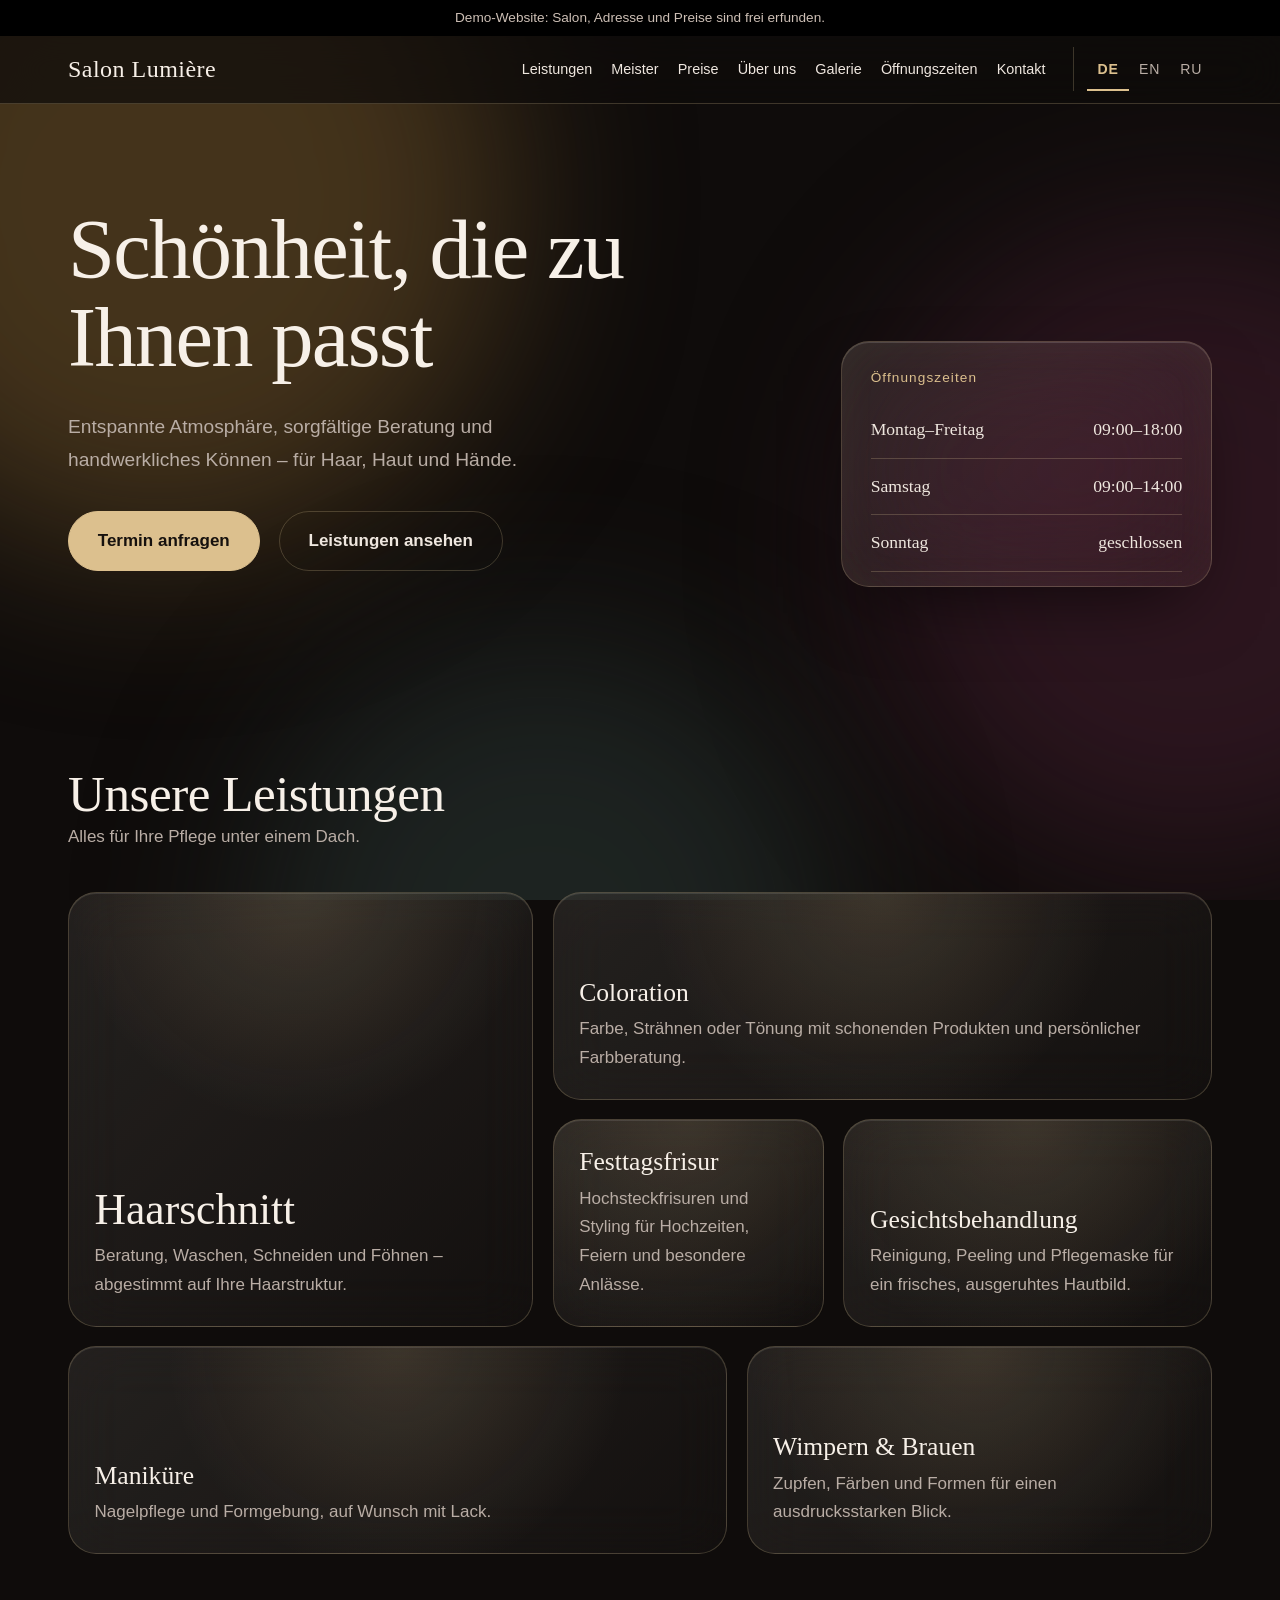
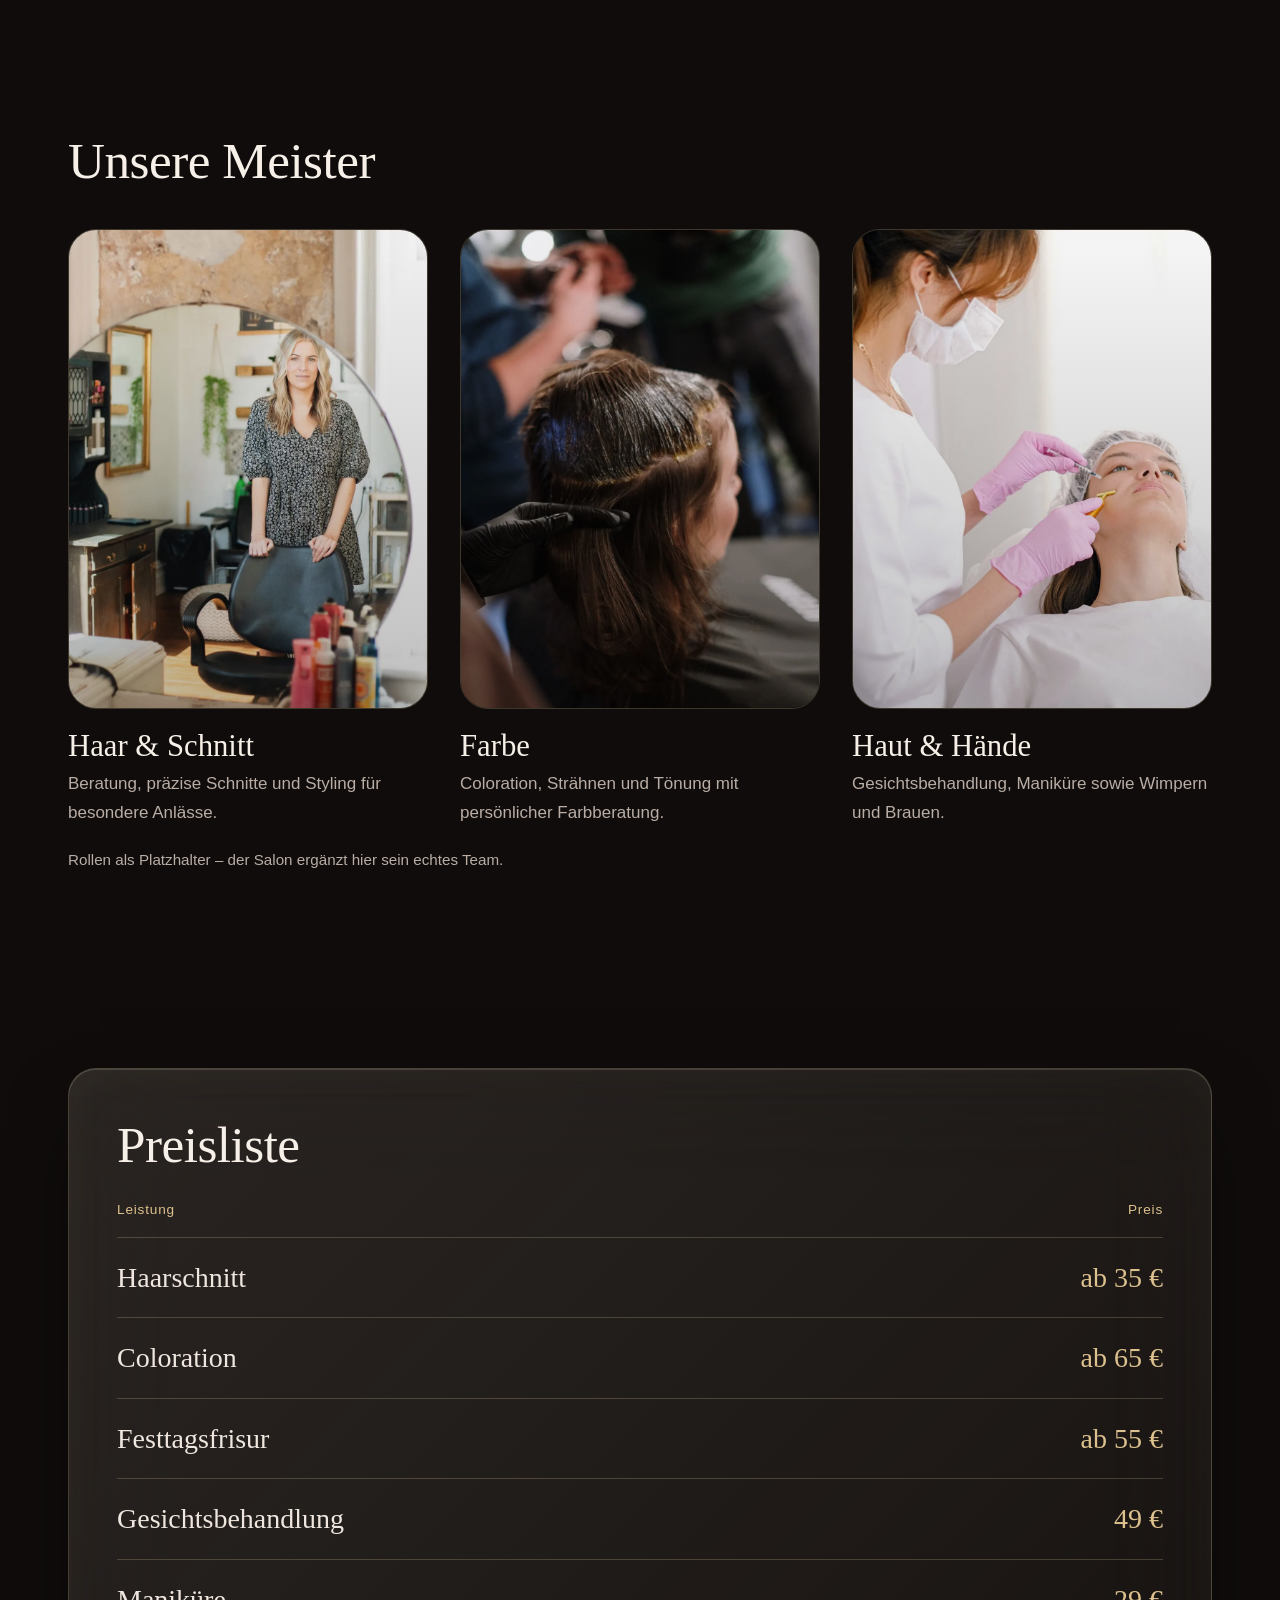
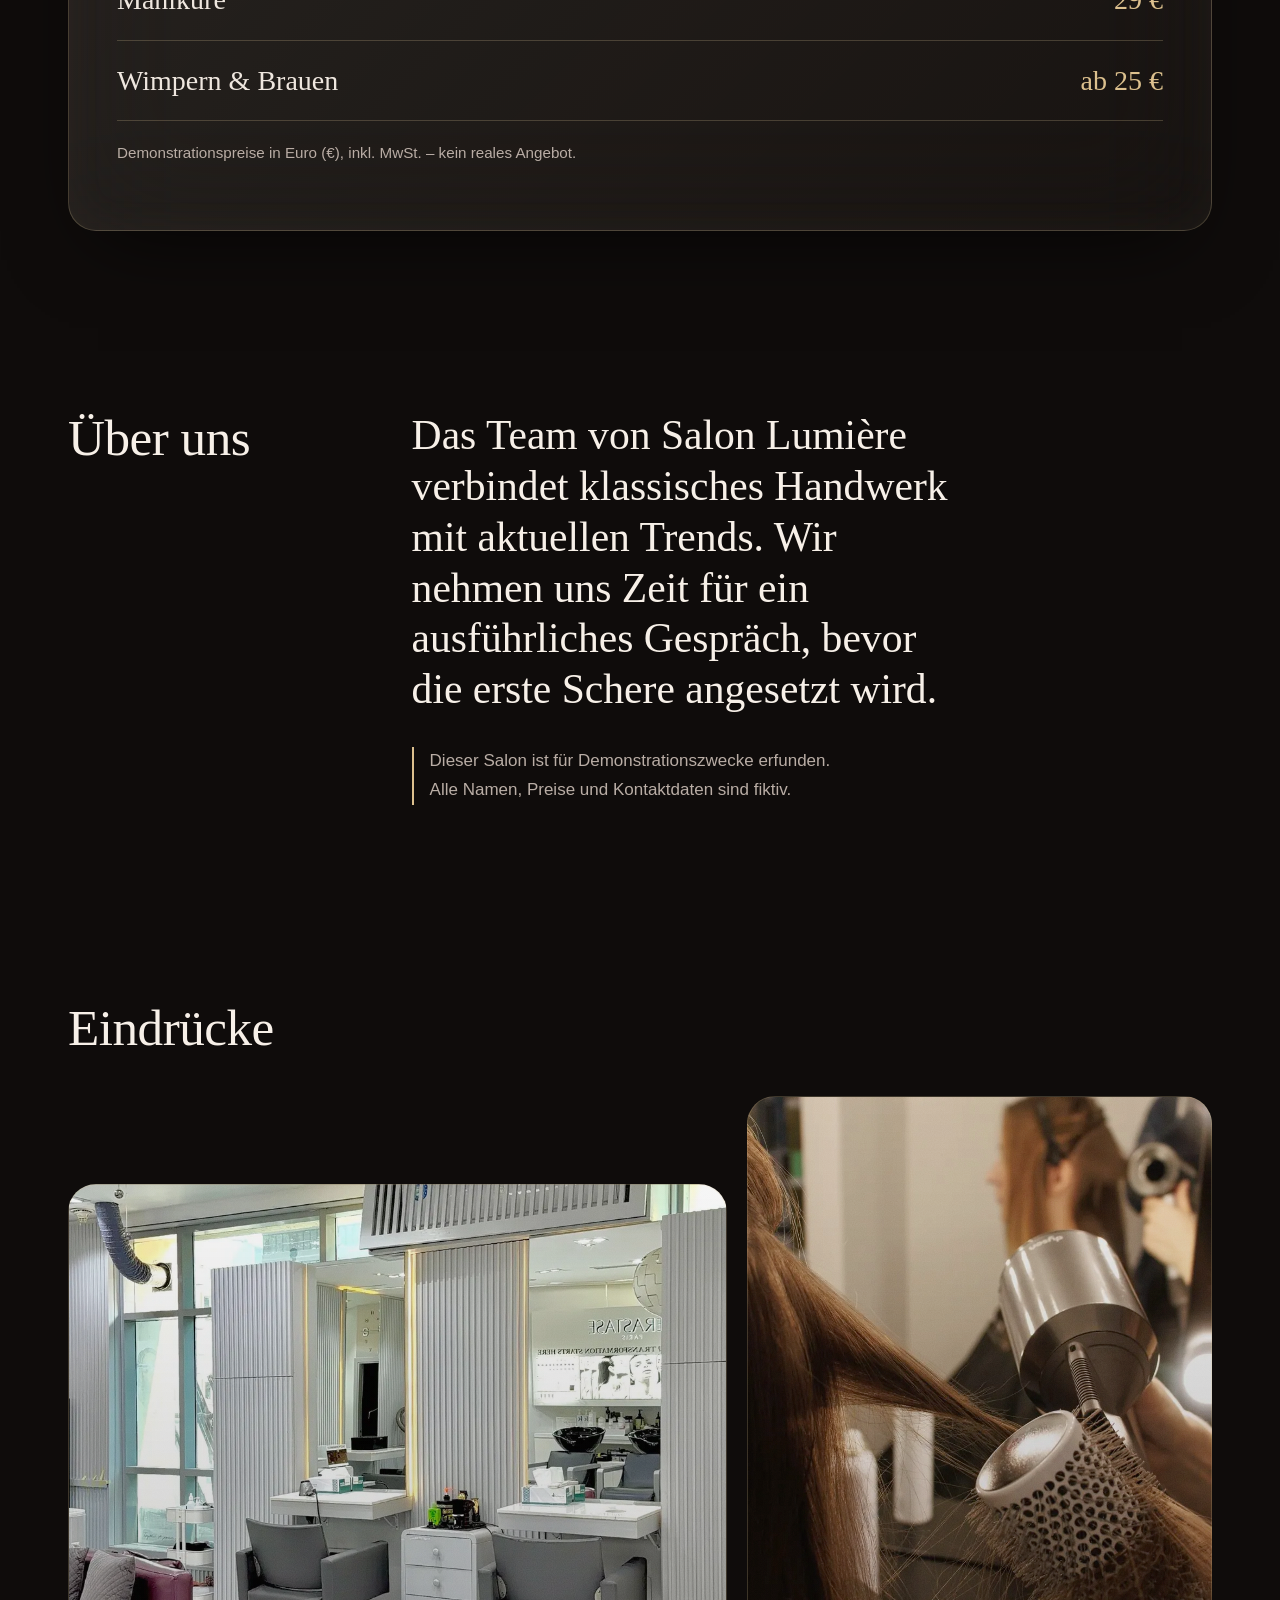
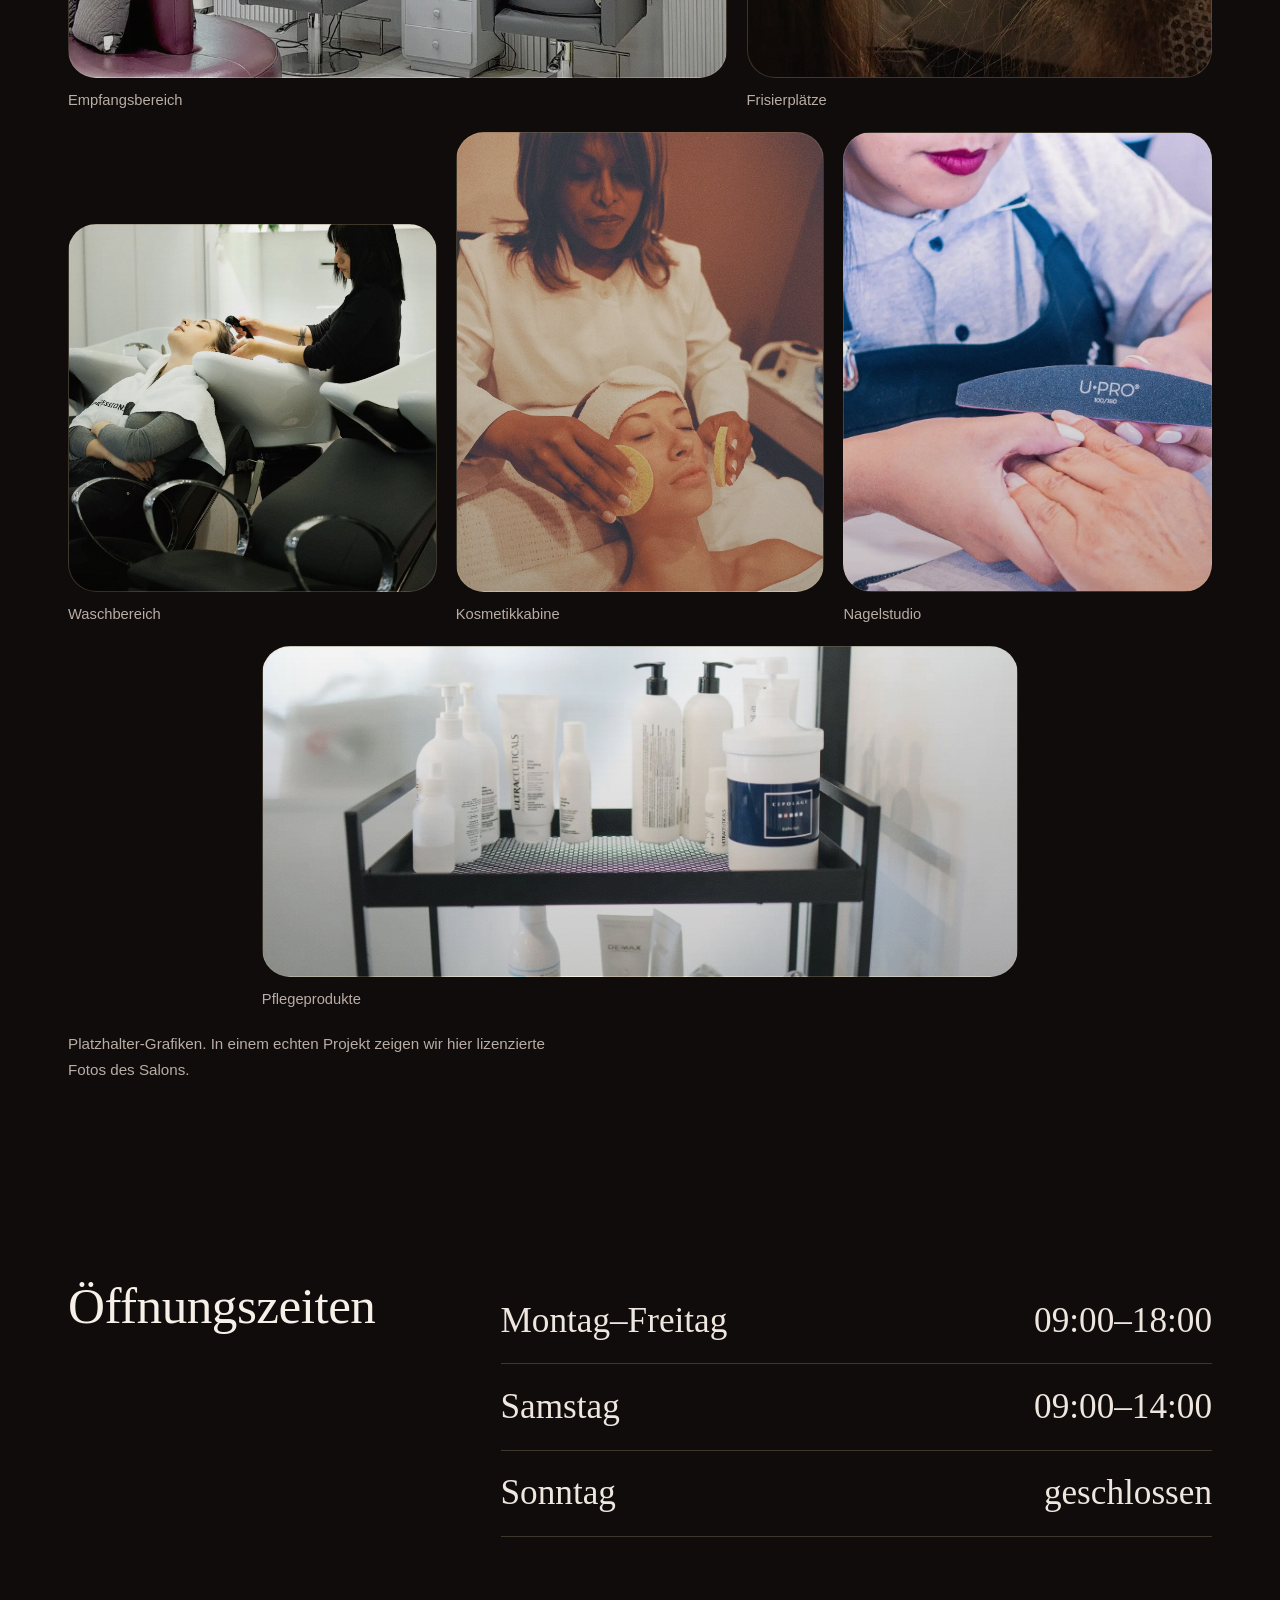
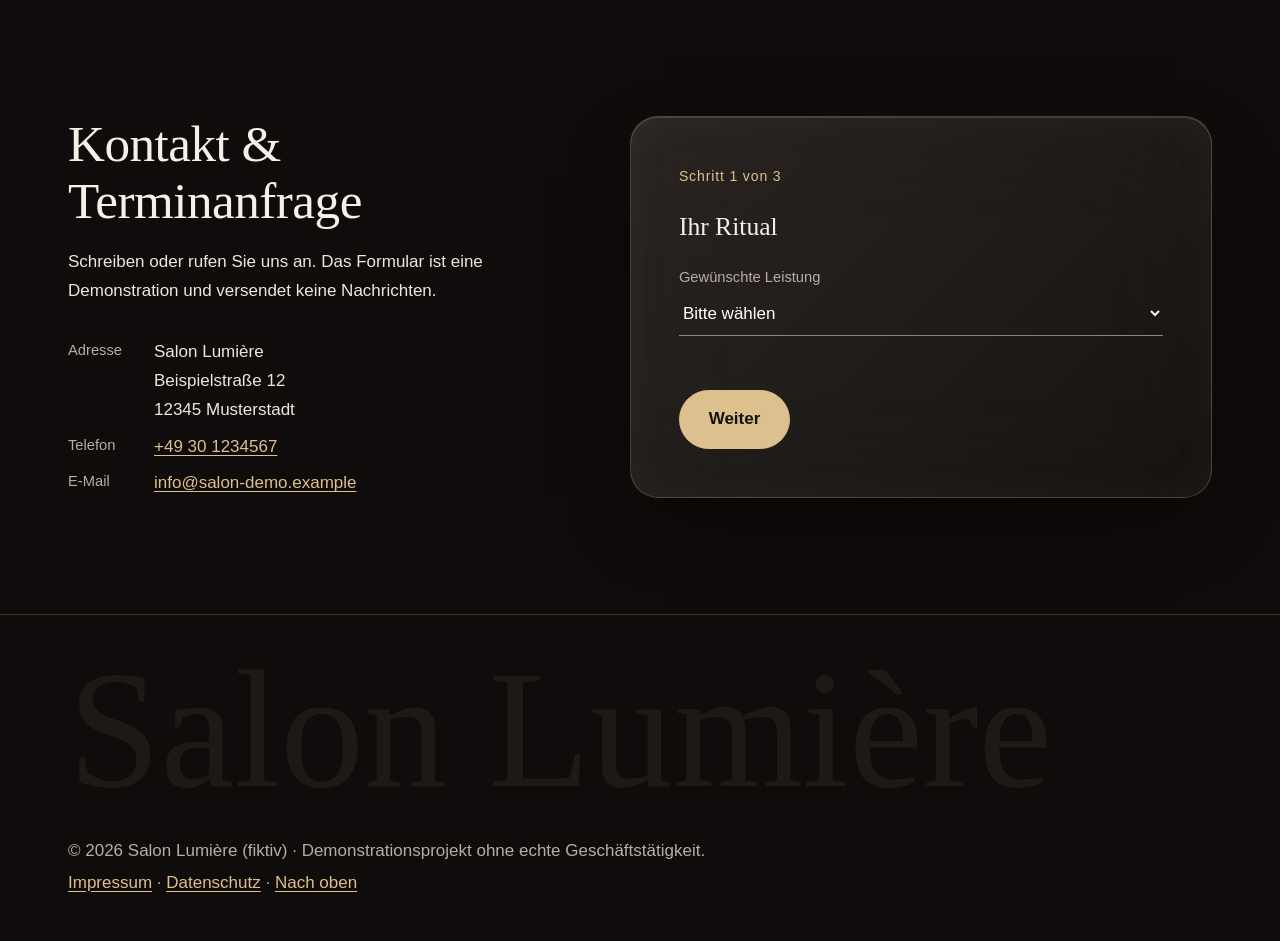
<file: Salon-Lumiere-with-photos/de/index.html>
<!doctype html>
<html lang="de">
<head>
<meta charset="utf-8">
<meta name="viewport" content="width=device-width, initial-scale=1">
<title>Salon Lumière – Friseur &amp; Kosmetik (Demo-Website)</title>
<meta name="description" content="Demo-Website eines fiktiven Beauty-Salons: Haarschnitt, Coloration, Kosmetik und Nagelpflege. Alle Angaben sind frei erfunden.">
<meta name="theme-color" content="#0f0c0b">
<link rel="canonical" href="https://example.com/salon-demo/de/">
<link rel="alternate" hreflang="de" href="https://example.com/salon-demo/de/">
<link rel="alternate" hreflang="en" href="https://example.com/salon-demo/en/">
<link rel="alternate" hreflang="ru" href="https://example.com/salon-demo/ru/">
<link rel="alternate" hreflang="x-default" href="https://example.com/salon-demo/">
<meta property="og:type" content="website">
<meta property="og:title" content="Salon Lumière – Friseur &amp; Kosmetik (Demo-Website)">
<meta property="og:description" content="Demo-Website eines fiktiven Beauty-Salons: Haarschnitt, Coloration, Kosmetik und Nagelpflege. Alle Angaben sind frei erfunden.">
<meta property="og:locale" content="de_DE">
<link rel="icon" href="data:image/svg+xml,%3Csvg xmlns='http://www.w3.org/2000/svg' viewBox='0 0 32 32'%3E%3Crect width='32' height='32' rx='16' fill='%230f0c0b'/%3E%3Cpath d='M9 24V14a7 7 0 0 1 14 0v10z' fill='%23dcc08e'/%3E%3C/svg%3E">
<link rel="stylesheet" href="../assets/css/style.css">
<script src="../assets/js/main.js" defer></script>
</head>
<body>
<div class="mesh" aria-hidden="true"><i></i><i></i><i></i></div>
<a class="skip" href="#main">Zum Inhalt springen</a>
<p class="demo-banner">Demo-Website: Salon, Adresse und Preise sind frei erfunden.</p>
<header class="site-header">
  <div class="wrap bar">
    <a class="brand" href="#top">Salon Lumière</a>
    <nav id="nav" class="nav" aria-label="Hauptnavigation">
      <ul>
        <li><a href="#services">Leistungen</a></li>
        <li><a href="#team">Meister</a></li>
        <li><a href="#prices">Preise</a></li>
        <li><a href="#about">Über uns</a></li>
        <li><a href="#gallery">Galerie</a></li>
        <li><a href="#hours">Öffnungszeiten</a></li>
        <li><a href="#contact">Kontakt</a></li>
      </ul>
    </nav>
    <nav class="lang" aria-label="Sprache wählen"><ul><li><a href="../de/index.html" lang="de" hreflang="de" aria-label="Deutsch" aria-current="true">DE</a></li><li><a href="../en/index.html" lang="en" hreflang="en" aria-label="English">EN</a></li><li><a href="../ru/index.html" lang="ru" hreflang="ru" aria-label="Русский">RU</a></li></ul></nav>
    <button class="menu-btn" type="button" aria-expanded="false" aria-controls="nav">Menü</button>
  </div>
</header>
<main id="main">
  <section id="top" class="hero">
    <div class="wrap hero-grid">
      <div class="hero-copy">
        <h1>Schönheit, die zu Ihnen passt</h1>
        <p class="lead">Entspannte Atmosphäre, sorgfältige Beratung und handwerkliches Können – für Haar, Haut und Hände.</p>
        <p class="actions"><a class="btn" href="#contact">Termin anfragen</a> <a class="btn ghost" href="#services">Leistungen ansehen</a></p>
      </div>
      <aside class="glass hero-card" aria-labelledby="hero-hours">
        <h2 id="hero-hours" class="small-title">Öffnungszeiten</h2>
        <dl class="hours"><dt>Montag–Freitag</dt><dd>09:00–18:00</dd><dt>Samstag</dt><dd>09:00–14:00</dd><dt>Sonntag</dt><dd>geschlossen</dd></dl>
      </aside>
    </div>
  </section>
  <section id="services" class="wrap section">
    <h2>Unsere Leistungen</h2>
    <p class="intro">Alles für Ihre Pflege unter einem Dach.</p>
    <div class="bento"><article class="tile t1"><h3>Haarschnitt</h3><p>Beratung, Waschen, Schneiden und Föhnen – abgestimmt auf Ihre Haarstruktur.</p></article><article class="tile t2"><h3>Coloration</h3><p>Farbe, Strähnen oder Tönung mit schonenden Produkten und persönlicher Farbberatung.</p></article><article class="tile t3"><h3>Festtagsfrisur</h3><p>Hochsteckfrisuren und Styling für Hochzeiten, Feiern und besondere Anlässe.</p></article><article class="tile t4"><h3>Gesichtsbehandlung</h3><p>Reinigung, Peeling und Pflegemaske für ein frisches, ausgeruhtes Hautbild.</p></article><article class="tile t5"><h3>Maniküre</h3><p>Nagelpflege und Formgebung, auf Wunsch mit Lack.</p></article><article class="tile t6"><h3>Wimpern &amp; Brauen</h3><p>Zupfen, Färben und Formen für einen ausdrucksstarken Blick.</p></article></div>
  </section>
  <section id="team" class="wrap section">
    <h2>Unsere Meister</h2>
    <div class="team">
      <article class="master"><div class="portrait p1" aria-hidden="true"></div><h3>Haar &amp; Schnitt</h3><p>Beratung, präzise Schnitte und Styling für besondere Anlässe.</p></article>
      <article class="master"><div class="portrait p2" aria-hidden="true"></div><h3>Farbe</h3><p>Coloration, Strähnen und Tönung mit persönlicher Farbberatung.</p></article>
      <article class="master"><div class="portrait p3" aria-hidden="true"></div><h3>Haut &amp; Hände</h3><p>Gesichtsbehandlung, Maniküre sowie Wimpern und Brauen.</p></article>
    </div>
    <p class="note">Rollen als Platzhalter – der Salon ergänzt hier sein echtes Team.</p>
  </section>
  <section id="prices" class="wrap section">
    <div class="glass panel menu">
      <h2>Preisliste</h2>
      <table><thead><tr><th scope="col">Leistung</th><th scope="col" class="r">Preis</th></tr></thead><tbody><tr><th scope="row">Haarschnitt</th><td class="price">ab 35 €</td></tr><tr><th scope="row">Coloration</th><td class="price">ab 65 €</td></tr><tr><th scope="row">Festtagsfrisur</th><td class="price">ab 55 €</td></tr><tr><th scope="row">Gesichtsbehandlung</th><td class="price">49 €</td></tr><tr><th scope="row">Maniküre</th><td class="price">29 €</td></tr><tr><th scope="row">Wimpern &amp; Brauen</th><td class="price">ab 25 €</td></tr></tbody></table>
      <p class="note">Demonstrationspreise in Euro (€), inkl. MwSt. – kein reales Angebot.</p>
    </div>
  </section>
  <section id="about" class="wrap section about">
    <h2>Über uns</h2>
    <p class="statement">Das Team von Salon Lumière verbindet klassisches Handwerk mit aktuellen Trends. Wir nehmen uns Zeit für ein ausführliches Gespräch, bevor die erste Schere angesetzt wird.</p>
    <p class="small">Dieser Salon ist für Demonstrationszwecke erfunden. Alle Namen, Preise und Kontaktdaten sind fiktiv.</p>
  </section>
  <section id="gallery" class="wrap section">
    <h2>Eindrücke</h2>
    <div class="gallery"><figure><div class="ph ph1" role="img" aria-label="Empfangsbereich"></div><figcaption>Empfangsbereich</figcaption></figure><figure><div class="ph ph2" role="img" aria-label="Frisierplätze"></div><figcaption>Frisierplätze</figcaption></figure><figure><div class="ph ph3" role="img" aria-label="Waschbereich"></div><figcaption>Waschbereich</figcaption></figure><figure><div class="ph ph4" role="img" aria-label="Kosmetikkabine"></div><figcaption>Kosmetikkabine</figcaption></figure><figure><div class="ph ph5" role="img" aria-label="Nagelstudio"></div><figcaption>Nagelstudio</figcaption></figure><figure><div class="ph ph6" role="img" aria-label="Pflegeprodukte"></div><figcaption>Pflegeprodukte</figcaption></figure></div>
    <p class="note">Platzhalter-Grafiken. In einem echten Projekt zeigen wir hier lizenzierte Fotos des Salons.</p>
  </section>
  <section id="hours" class="wrap section hoursec">
    <h2>Öffnungszeiten</h2>
    <dl class="hours"><dt>Montag–Freitag</dt><dd>09:00–18:00</dd><dt>Samstag</dt><dd>09:00–14:00</dd><dt>Sonntag</dt><dd>geschlossen</dd></dl>
  </section>
  <section id="contact" class="wrap section contact">
    <div>
      <h2>Kontakt &amp; Terminanfrage</h2>
      <p>Schreiben oder rufen Sie uns an. Das Formular ist eine Demonstration und versendet keine Nachrichten.</p>
      <dl class="details">
        <dt>Adresse</dt><dd><address>Salon Lumière<br>Beispielstraße 12<br>12345 Musterstadt</address></dd>
        <dt>Telefon</dt><dd><a href="tel:+49301234567">+49 30 1234567</a></dd>
        <dt>E-Mail</dt><dd><a href="mailto:info@salon-demo.example">info@salon-demo.example</a></dd>
      </dl>
    </div>
    <form id="contact-form" class="glass panel" novalidate data-msg-required="Bitte füllen Sie dieses Feld aus." data-msg-email="Bitte geben Sie eine gültige E-Mail-Adresse ein." data-msg-summary="Bitte korrigieren Sie die markierten Felder." data-msg-success="Demo-Modus: Ihre Eingaben sind gültig, es wurde jedoch nichts gesendet." data-msg-progress="Schritt {n} von {total}">
      <p class="progress" aria-live="polite"></p>
      <fieldset class="step"><legend>Ihr Ritual</legend>
        <div class="field"><label for="f-service">Gewünschte Leistung</label><select id="f-service" name="service" required aria-describedby="f-service-err"><option value="">Bitte wählen</option><option value="cut">Haarschnitt</option><option value="color">Coloration</option><option value="updo">Festtagsfrisur</option><option value="facial">Gesichtsbehandlung</option><option value="manicure">Maniküre</option><option value="brows">Wimpern &amp; Brauen</option></select><span class="err" id="f-service-err"></span></div>
      </fieldset>
      <fieldset class="step"><legend>Ihr Wunschzeitraum</legend>
        <p class="lbl" id="f-time-label">Bevorzugte Tageszeit</p>
        <div class="choices" role="radiogroup" aria-labelledby="f-time-label" aria-describedby="f-time-err">
          <span class="choice"><input type="radio" id="f-time-morning" name="time" value="morning" required><label for="f-time-morning">Vormittag</label></span>
          <span class="choice"><input type="radio" id="f-time-midday" name="time" value="midday"><label for="f-time-midday">Mittag</label></span>
          <span class="choice"><input type="radio" id="f-time-afternoon" name="time" value="afternoon"><label for="f-time-afternoon">Nachmittag</label></span>
        </div>
        <span class="err" id="f-time-err"></span>
      </fieldset>
      <fieldset class="step"><legend>Ihre Angaben</legend>
        <div class="field"><label for="f-name">Name</label><input id="f-name" name="name" type="text" autocomplete="name" required aria-describedby="f-name-err"><span class="err" id="f-name-err"></span></div>
        <div class="field"><label for="f-email">E-Mail-Adresse</label><input id="f-email" name="email" type="email" autocomplete="email" required aria-describedby="f-email-err"><span class="err" id="f-email-err"></span></div>
        <div class="field"><label for="f-message">Nachricht</label><textarea id="f-message" name="message" rows="3" required aria-describedby="f-message-err"></textarea><span class="err" id="f-message-err"></span></div>
      </fieldset>
      <div class="nav-row"><button class="btn ghost back" type="button">Zurück</button><button class="btn next" type="button">Weiter</button><button class="btn submit" type="submit">Anfrage prüfen (Demo)</button></div>
      <p class="status" role="status" aria-live="polite"></p>
    </form>
  </section>
</main>
<footer class="site-footer"><div class="wrap">
  <p class="wordmark" aria-hidden="true">Salon Lumière</p>
  <p>© 2026 Salon Lumière (fiktiv) · Demonstrationsprojekt ohne echte Geschäftstätigkeit.</p>
  <p><a href="legal.html#imprint">Impressum</a> · <a href="legal.html#privacy">Datenschutz</a> · <a href="#top">Nach oben</a></p>
</div></footer>
</body>
</html>
</file>
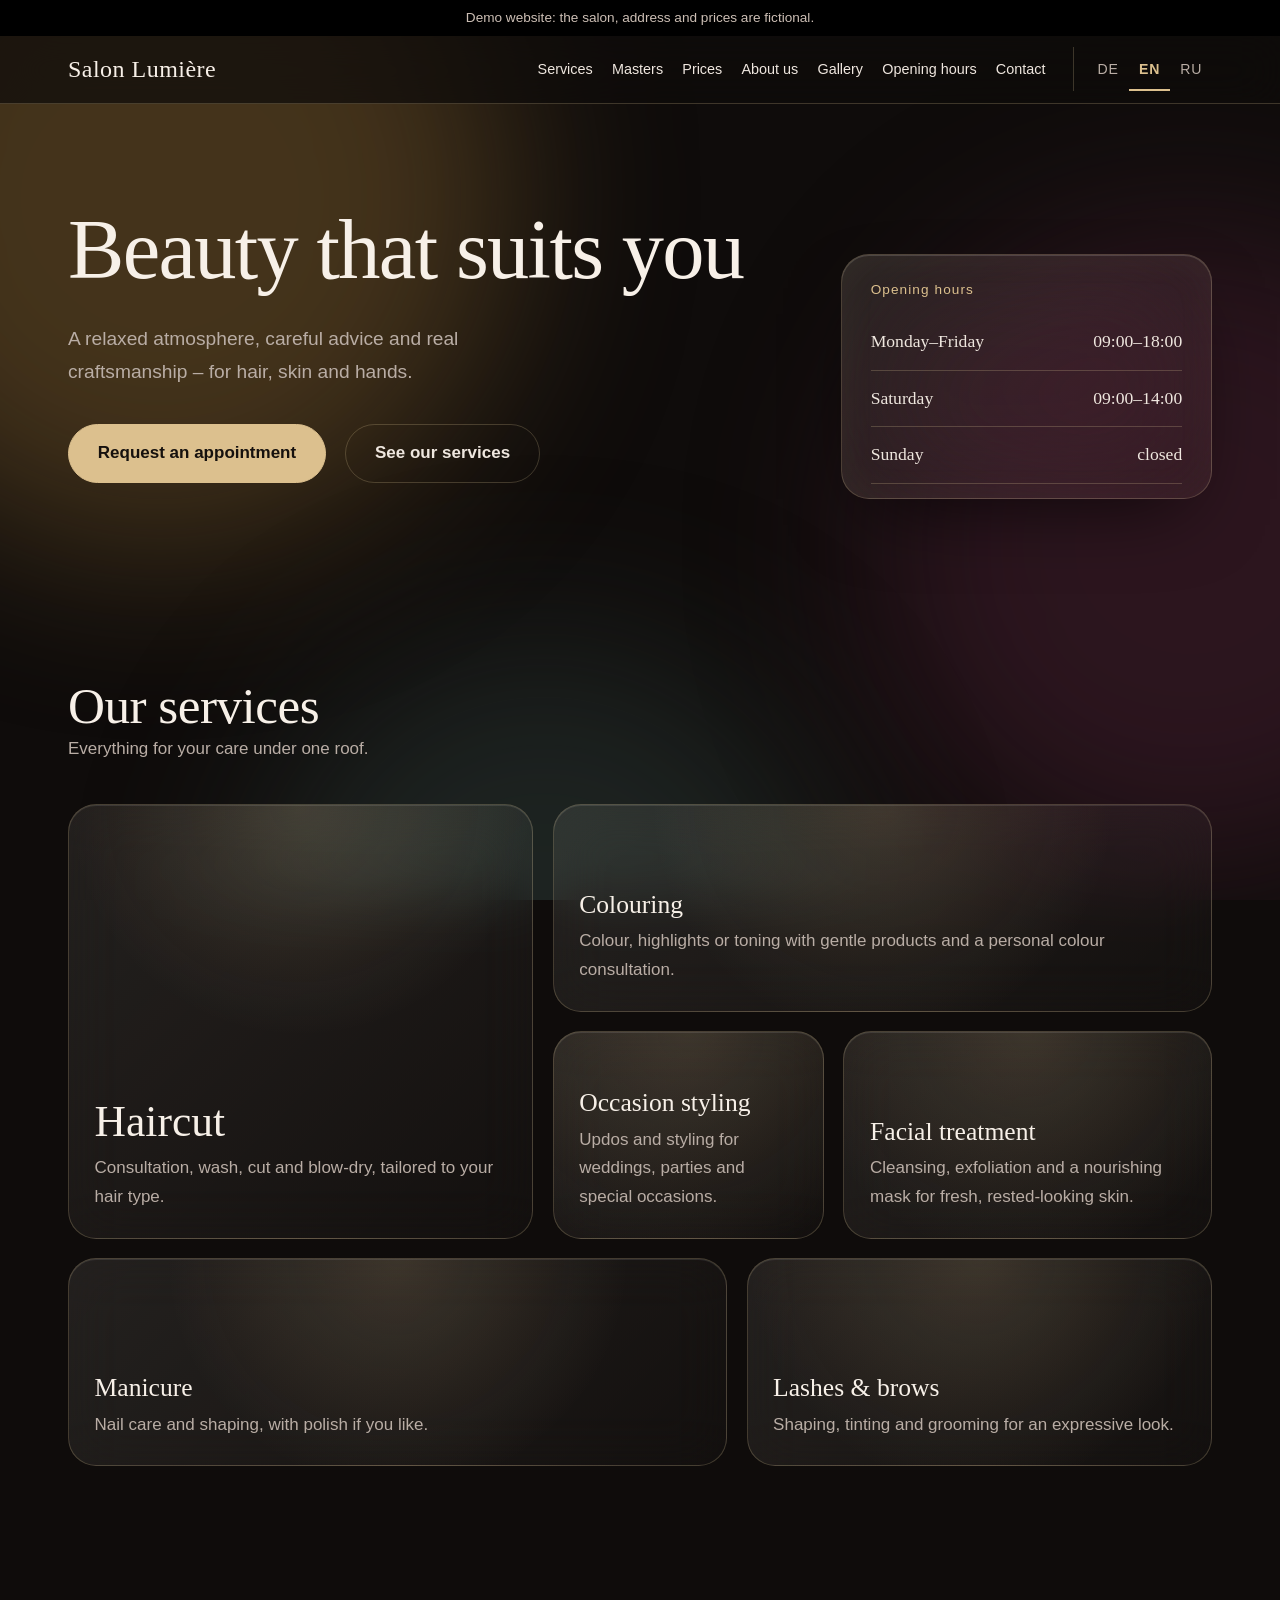
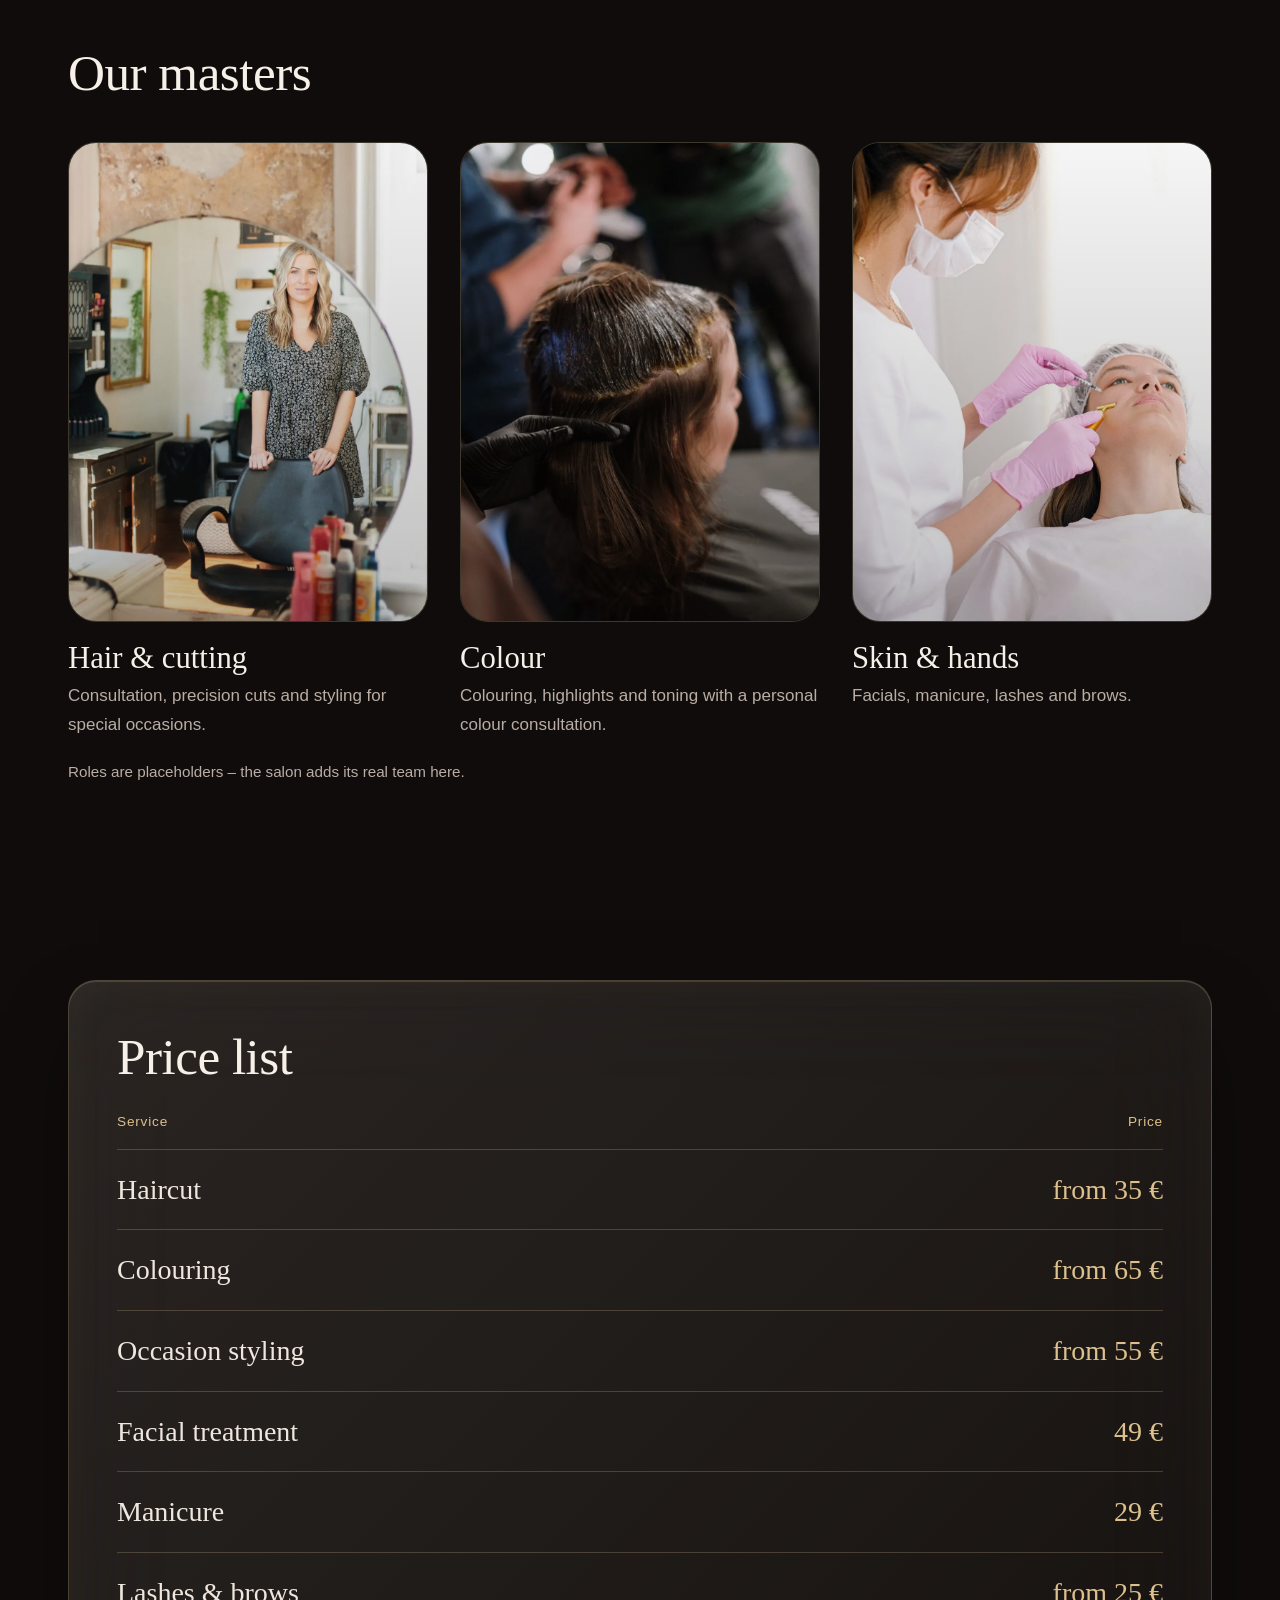
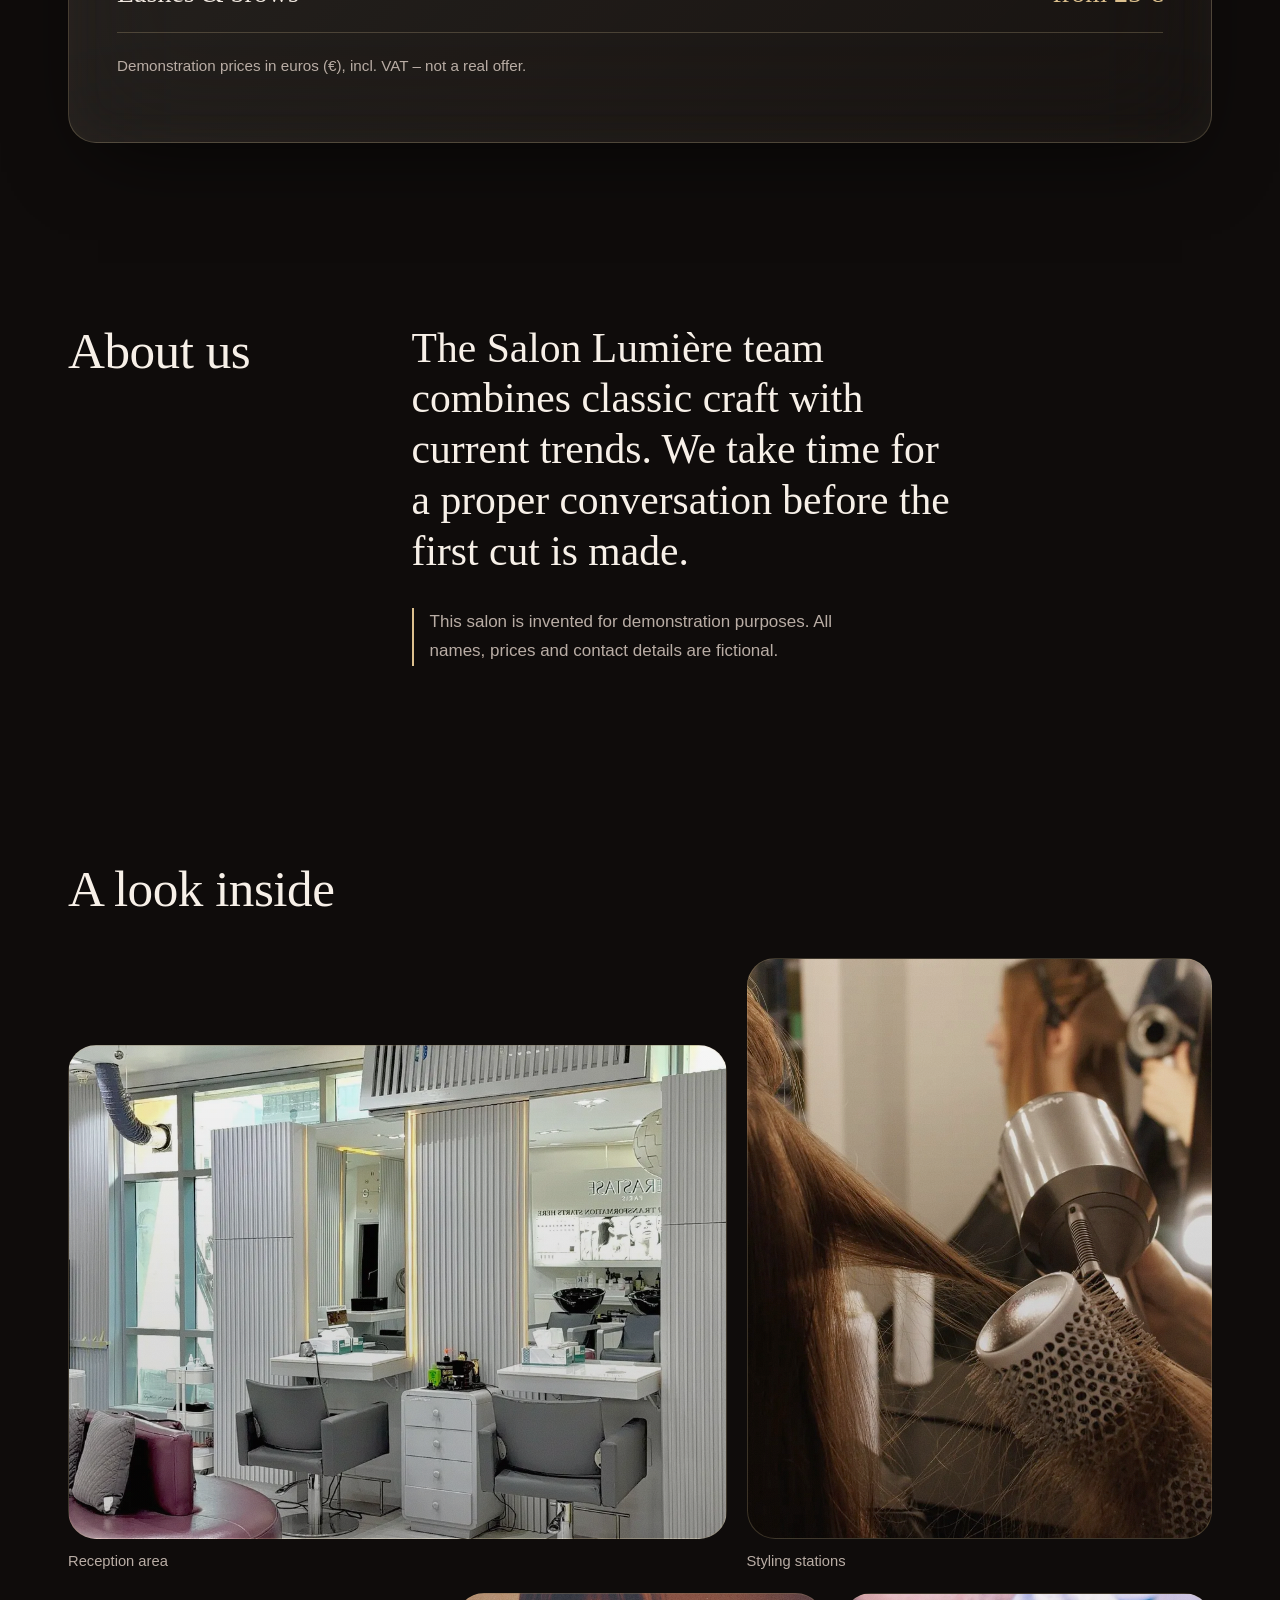
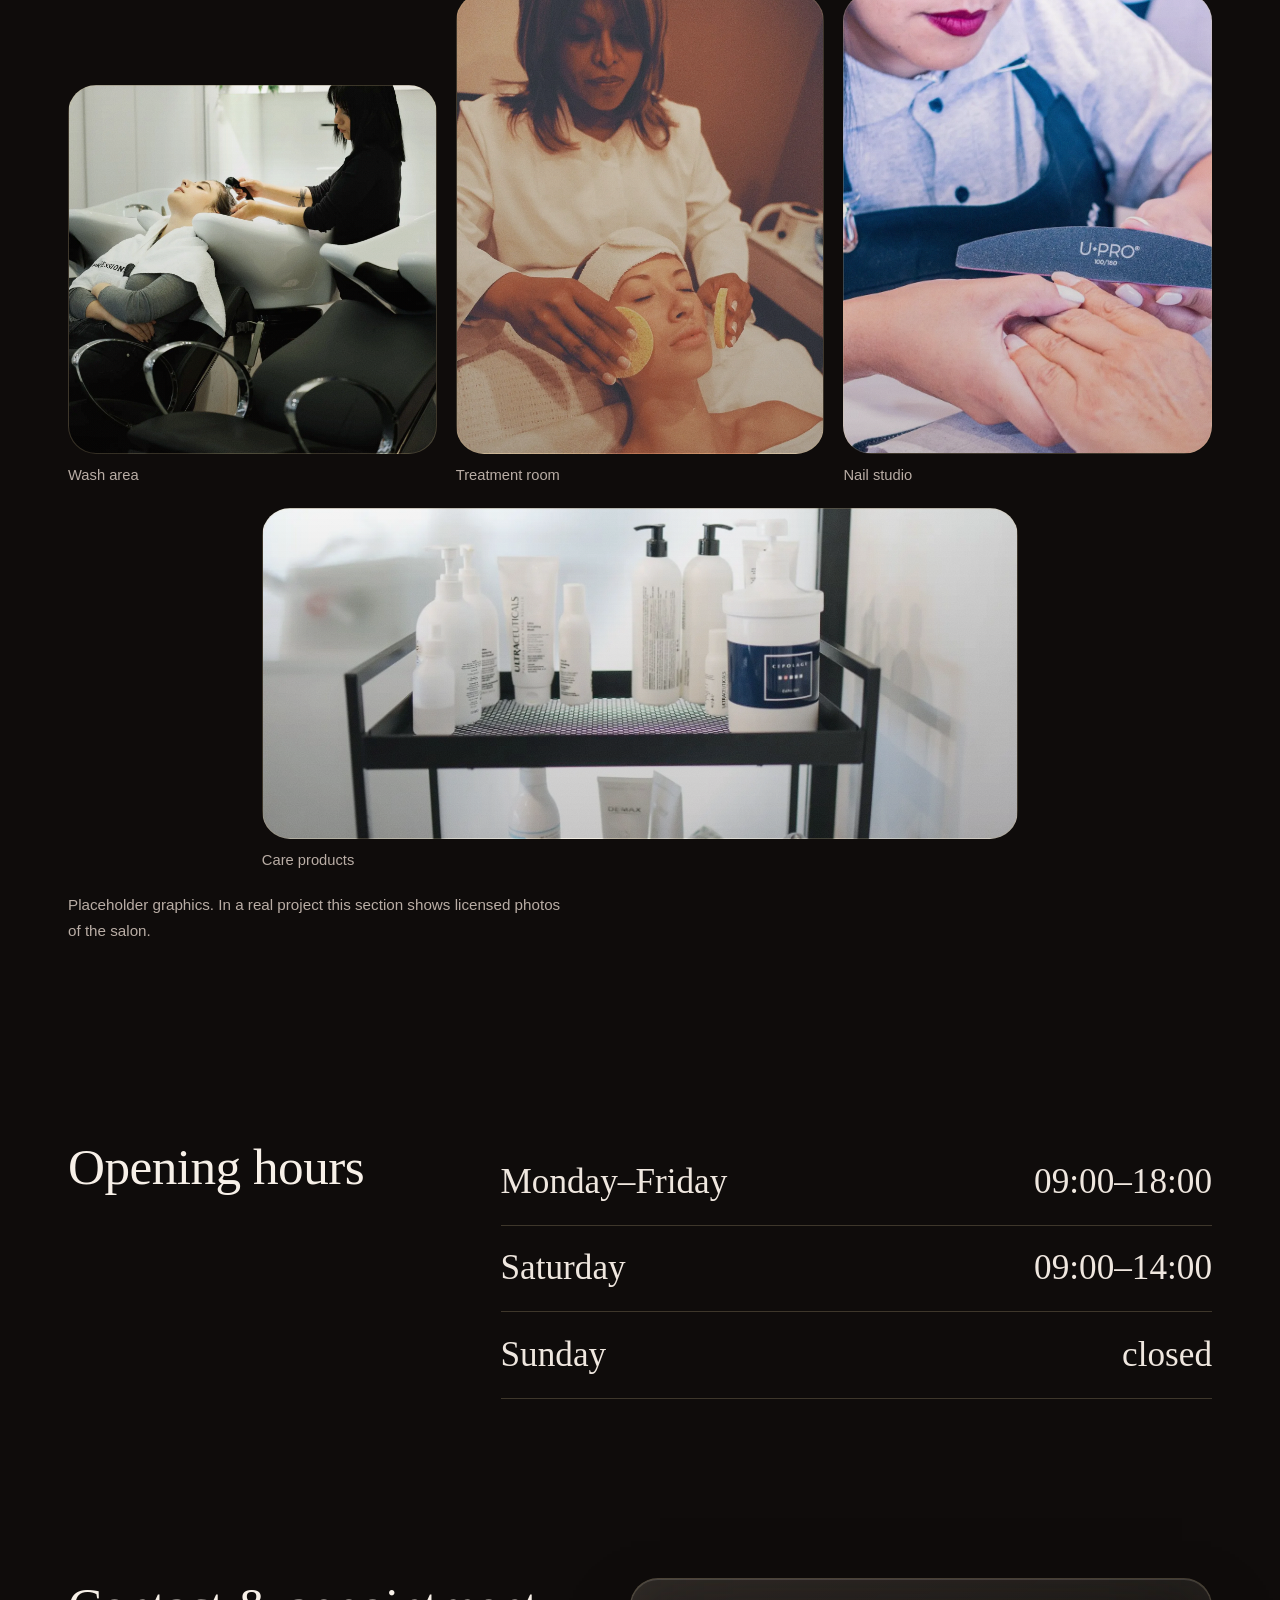
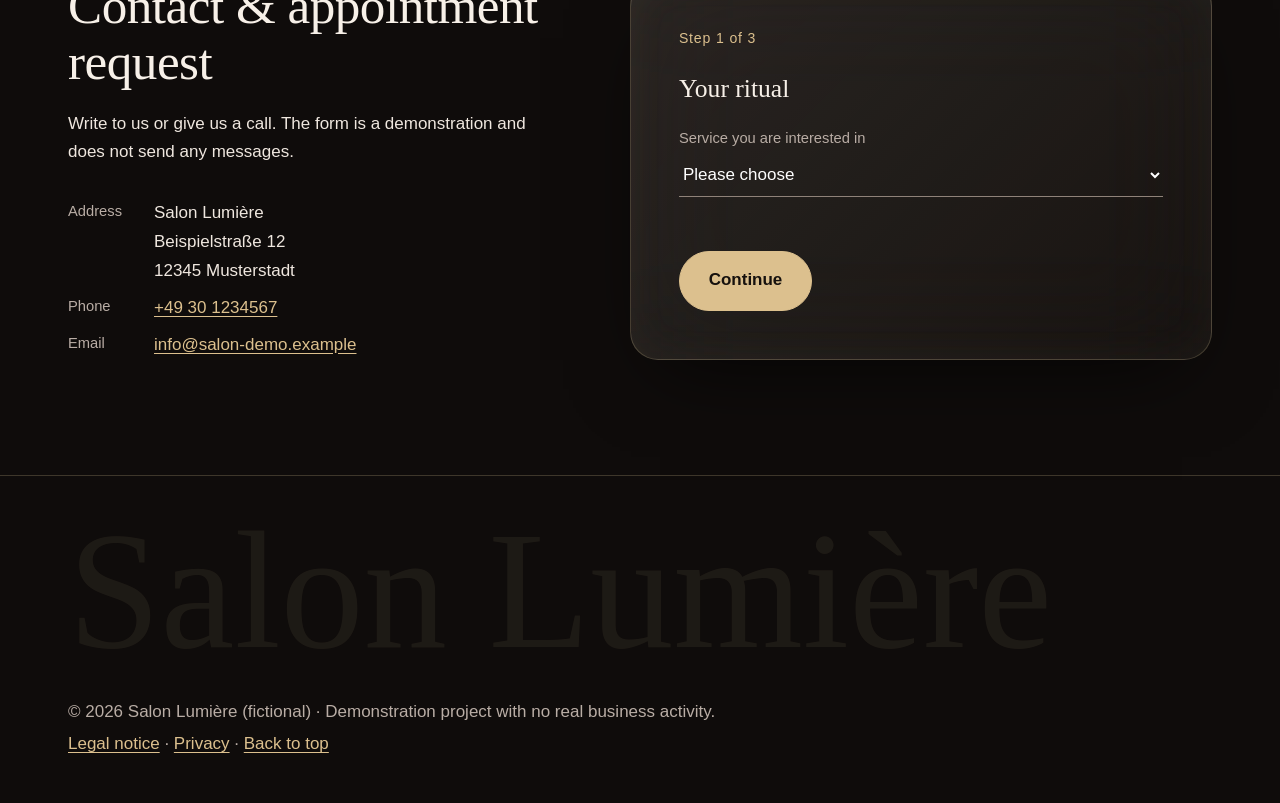
<file: Salon-Lumiere-with-photos/en/index.html>
<!doctype html>
<html lang="en">
<head>
<meta charset="utf-8">
<meta name="viewport" content="width=device-width, initial-scale=1">
<title>Salon Lumière – Hair &amp; Beauty (Demo Website)</title>
<meta name="description" content="Demo website for a fictional beauty salon: haircuts, colouring, facials and nail care. All details are made up.">
<meta name="theme-color" content="#0f0c0b">
<link rel="canonical" href="https://example.com/salon-demo/en/">
<link rel="alternate" hreflang="de" href="https://example.com/salon-demo/de/">
<link rel="alternate" hreflang="en" href="https://example.com/salon-demo/en/">
<link rel="alternate" hreflang="ru" href="https://example.com/salon-demo/ru/">
<link rel="alternate" hreflang="x-default" href="https://example.com/salon-demo/">
<meta property="og:type" content="website">
<meta property="og:title" content="Salon Lumière – Hair &amp; Beauty (Demo Website)">
<meta property="og:description" content="Demo website for a fictional beauty salon: haircuts, colouring, facials and nail care. All details are made up.">
<meta property="og:locale" content="en_GB">
<link rel="icon" href="data:image/svg+xml,%3Csvg xmlns='http://www.w3.org/2000/svg' viewBox='0 0 32 32'%3E%3Crect width='32' height='32' rx='16' fill='%230f0c0b'/%3E%3Cpath d='M9 24V14a7 7 0 0 1 14 0v10z' fill='%23dcc08e'/%3E%3C/svg%3E">
<link rel="stylesheet" href="../assets/css/style.css">
<script src="../assets/js/main.js" defer></script>
</head>
<body>
<div class="mesh" aria-hidden="true"><i></i><i></i><i></i></div>
<a class="skip" href="#main">Skip to content</a>
<p class="demo-banner">Demo website: the salon, address and prices are fictional.</p>
<header class="site-header">
  <div class="wrap bar">
    <a class="brand" href="#top">Salon Lumière</a>
    <nav id="nav" class="nav" aria-label="Main navigation">
      <ul>
        <li><a href="#services">Services</a></li>
        <li><a href="#team">Masters</a></li>
        <li><a href="#prices">Prices</a></li>
        <li><a href="#about">About us</a></li>
        <li><a href="#gallery">Gallery</a></li>
        <li><a href="#hours">Opening hours</a></li>
        <li><a href="#contact">Contact</a></li>
      </ul>
    </nav>
    <nav class="lang" aria-label="Choose language"><ul><li><a href="../de/index.html" lang="de" hreflang="de" aria-label="Deutsch">DE</a></li><li><a href="../en/index.html" lang="en" hreflang="en" aria-label="English" aria-current="true">EN</a></li><li><a href="../ru/index.html" lang="ru" hreflang="ru" aria-label="Русский">RU</a></li></ul></nav>
    <button class="menu-btn" type="button" aria-expanded="false" aria-controls="nav">Menu</button>
  </div>
</header>
<main id="main">
  <section id="top" class="hero">
    <div class="wrap hero-grid">
      <div class="hero-copy">
        <h1>Beauty that suits you</h1>
        <p class="lead">A relaxed atmosphere, careful advice and real craftsmanship – for hair, skin and hands.</p>
        <p class="actions"><a class="btn" href="#contact">Request an appointment</a> <a class="btn ghost" href="#services">See our services</a></p>
      </div>
      <aside class="glass hero-card" aria-labelledby="hero-hours">
        <h2 id="hero-hours" class="small-title">Opening hours</h2>
        <dl class="hours"><dt>Monday–Friday</dt><dd>09:00–18:00</dd><dt>Saturday</dt><dd>09:00–14:00</dd><dt>Sunday</dt><dd>closed</dd></dl>
      </aside>
    </div>
  </section>
  <section id="services" class="wrap section">
    <h2>Our services</h2>
    <p class="intro">Everything for your care under one roof.</p>
    <div class="bento"><article class="tile t1"><h3>Haircut</h3><p>Consultation, wash, cut and blow-dry, tailored to your hair type.</p></article><article class="tile t2"><h3>Colouring</h3><p>Colour, highlights or toning with gentle products and a personal colour consultation.</p></article><article class="tile t3"><h3>Occasion styling</h3><p>Updos and styling for weddings, parties and special occasions.</p></article><article class="tile t4"><h3>Facial treatment</h3><p>Cleansing, exfoliation and a nourishing mask for fresh, rested-looking skin.</p></article><article class="tile t5"><h3>Manicure</h3><p>Nail care and shaping, with polish if you like.</p></article><article class="tile t6"><h3>Lashes &amp; brows</h3><p>Shaping, tinting and grooming for an expressive look.</p></article></div>
  </section>
  <section id="team" class="wrap section">
    <h2>Our masters</h2>
    <div class="team">
      <article class="master"><div class="portrait p1" aria-hidden="true"></div><h3>Hair &amp; cutting</h3><p>Consultation, precision cuts and styling for special occasions.</p></article>
      <article class="master"><div class="portrait p2" aria-hidden="true"></div><h3>Colour</h3><p>Colouring, highlights and toning with a personal colour consultation.</p></article>
      <article class="master"><div class="portrait p3" aria-hidden="true"></div><h3>Skin &amp; hands</h3><p>Facials, manicure, lashes and brows.</p></article>
    </div>
    <p class="note">Roles are placeholders – the salon adds its real team here.</p>
  </section>
  <section id="prices" class="wrap section">
    <div class="glass panel menu">
      <h2>Price list</h2>
      <table><thead><tr><th scope="col">Service</th><th scope="col" class="r">Price</th></tr></thead><tbody><tr><th scope="row">Haircut</th><td class="price">from 35 €</td></tr><tr><th scope="row">Colouring</th><td class="price">from 65 €</td></tr><tr><th scope="row">Occasion styling</th><td class="price">from 55 €</td></tr><tr><th scope="row">Facial treatment</th><td class="price">49 €</td></tr><tr><th scope="row">Manicure</th><td class="price">29 €</td></tr><tr><th scope="row">Lashes &amp; brows</th><td class="price">from 25 €</td></tr></tbody></table>
      <p class="note">Demonstration prices in euros (€), incl. VAT – not a real offer.</p>
    </div>
  </section>
  <section id="about" class="wrap section about">
    <h2>About us</h2>
    <p class="statement">The Salon Lumière team combines classic craft with current trends. We take time for a proper conversation before the first cut is made.</p>
    <p class="small">This salon is invented for demonstration purposes. All names, prices and contact details are fictional.</p>
  </section>
  <section id="gallery" class="wrap section">
    <h2>A look inside</h2>
    <div class="gallery"><figure><div class="ph ph1" role="img" aria-label="Reception area"></div><figcaption>Reception area</figcaption></figure><figure><div class="ph ph2" role="img" aria-label="Styling stations"></div><figcaption>Styling stations</figcaption></figure><figure><div class="ph ph3" role="img" aria-label="Wash area"></div><figcaption>Wash area</figcaption></figure><figure><div class="ph ph4" role="img" aria-label="Treatment room"></div><figcaption>Treatment room</figcaption></figure><figure><div class="ph ph5" role="img" aria-label="Nail studio"></div><figcaption>Nail studio</figcaption></figure><figure><div class="ph ph6" role="img" aria-label="Care products"></div><figcaption>Care products</figcaption></figure></div>
    <p class="note">Placeholder graphics. In a real project this section shows licensed photos of the salon.</p>
  </section>
  <section id="hours" class="wrap section hoursec">
    <h2>Opening hours</h2>
    <dl class="hours"><dt>Monday–Friday</dt><dd>09:00–18:00</dd><dt>Saturday</dt><dd>09:00–14:00</dd><dt>Sunday</dt><dd>closed</dd></dl>
  </section>
  <section id="contact" class="wrap section contact">
    <div>
      <h2>Contact &amp; appointment request</h2>
      <p>Write to us or give us a call. The form is a demonstration and does not send any messages.</p>
      <dl class="details">
        <dt>Address</dt><dd><address>Salon Lumière<br>Beispielstraße 12<br>12345 Musterstadt</address></dd>
        <dt>Phone</dt><dd><a href="tel:+49301234567">+49 30 1234567</a></dd>
        <dt>Email</dt><dd><a href="mailto:info@salon-demo.example">info@salon-demo.example</a></dd>
      </dl>
    </div>
    <form id="contact-form" class="glass panel" novalidate data-msg-required="Please fill in this field." data-msg-email="Please enter a valid email address." data-msg-summary="Please correct the highlighted fields." data-msg-success="Demo mode: your entries are valid, but nothing was sent." data-msg-progress="Step {n} of {total}">
      <p class="progress" aria-live="polite"></p>
      <fieldset class="step"><legend>Your ritual</legend>
        <div class="field"><label for="f-service">Service you are interested in</label><select id="f-service" name="service" required aria-describedby="f-service-err"><option value="">Please choose</option><option value="cut">Haircut</option><option value="color">Colouring</option><option value="updo">Occasion styling</option><option value="facial">Facial treatment</option><option value="manicure">Manicure</option><option value="brows">Lashes &amp; brows</option></select><span class="err" id="f-service-err"></span></div>
      </fieldset>
      <fieldset class="step"><legend>Your preferred time</legend>
        <p class="lbl" id="f-time-label">Preferred time of day</p>
        <div class="choices" role="radiogroup" aria-labelledby="f-time-label" aria-describedby="f-time-err">
          <span class="choice"><input type="radio" id="f-time-morning" name="time" value="morning" required><label for="f-time-morning">Morning</label></span>
          <span class="choice"><input type="radio" id="f-time-midday" name="time" value="midday"><label for="f-time-midday">Midday</label></span>
          <span class="choice"><input type="radio" id="f-time-afternoon" name="time" value="afternoon"><label for="f-time-afternoon">Afternoon</label></span>
        </div>
        <span class="err" id="f-time-err"></span>
      </fieldset>
      <fieldset class="step"><legend>Your details</legend>
        <div class="field"><label for="f-name">Name</label><input id="f-name" name="name" type="text" autocomplete="name" required aria-describedby="f-name-err"><span class="err" id="f-name-err"></span></div>
        <div class="field"><label for="f-email">Email address</label><input id="f-email" name="email" type="email" autocomplete="email" required aria-describedby="f-email-err"><span class="err" id="f-email-err"></span></div>
        <div class="field"><label for="f-message">Message</label><textarea id="f-message" name="message" rows="3" required aria-describedby="f-message-err"></textarea><span class="err" id="f-message-err"></span></div>
      </fieldset>
      <div class="nav-row"><button class="btn ghost back" type="button">Back</button><button class="btn next" type="button">Continue</button><button class="btn submit" type="submit">Check request (demo)</button></div>
      <p class="status" role="status" aria-live="polite"></p>
    </form>
  </section>
</main>
<footer class="site-footer"><div class="wrap">
  <p class="wordmark" aria-hidden="true">Salon Lumière</p>
  <p>© 2026 Salon Lumière (fictional) · Demonstration project with no real business activity.</p>
  <p><a href="legal.html#imprint">Legal notice</a> · <a href="legal.html#privacy">Privacy</a> · <a href="#top">Back to top</a></p>
</div></footer>
</body>
</html>
</file>
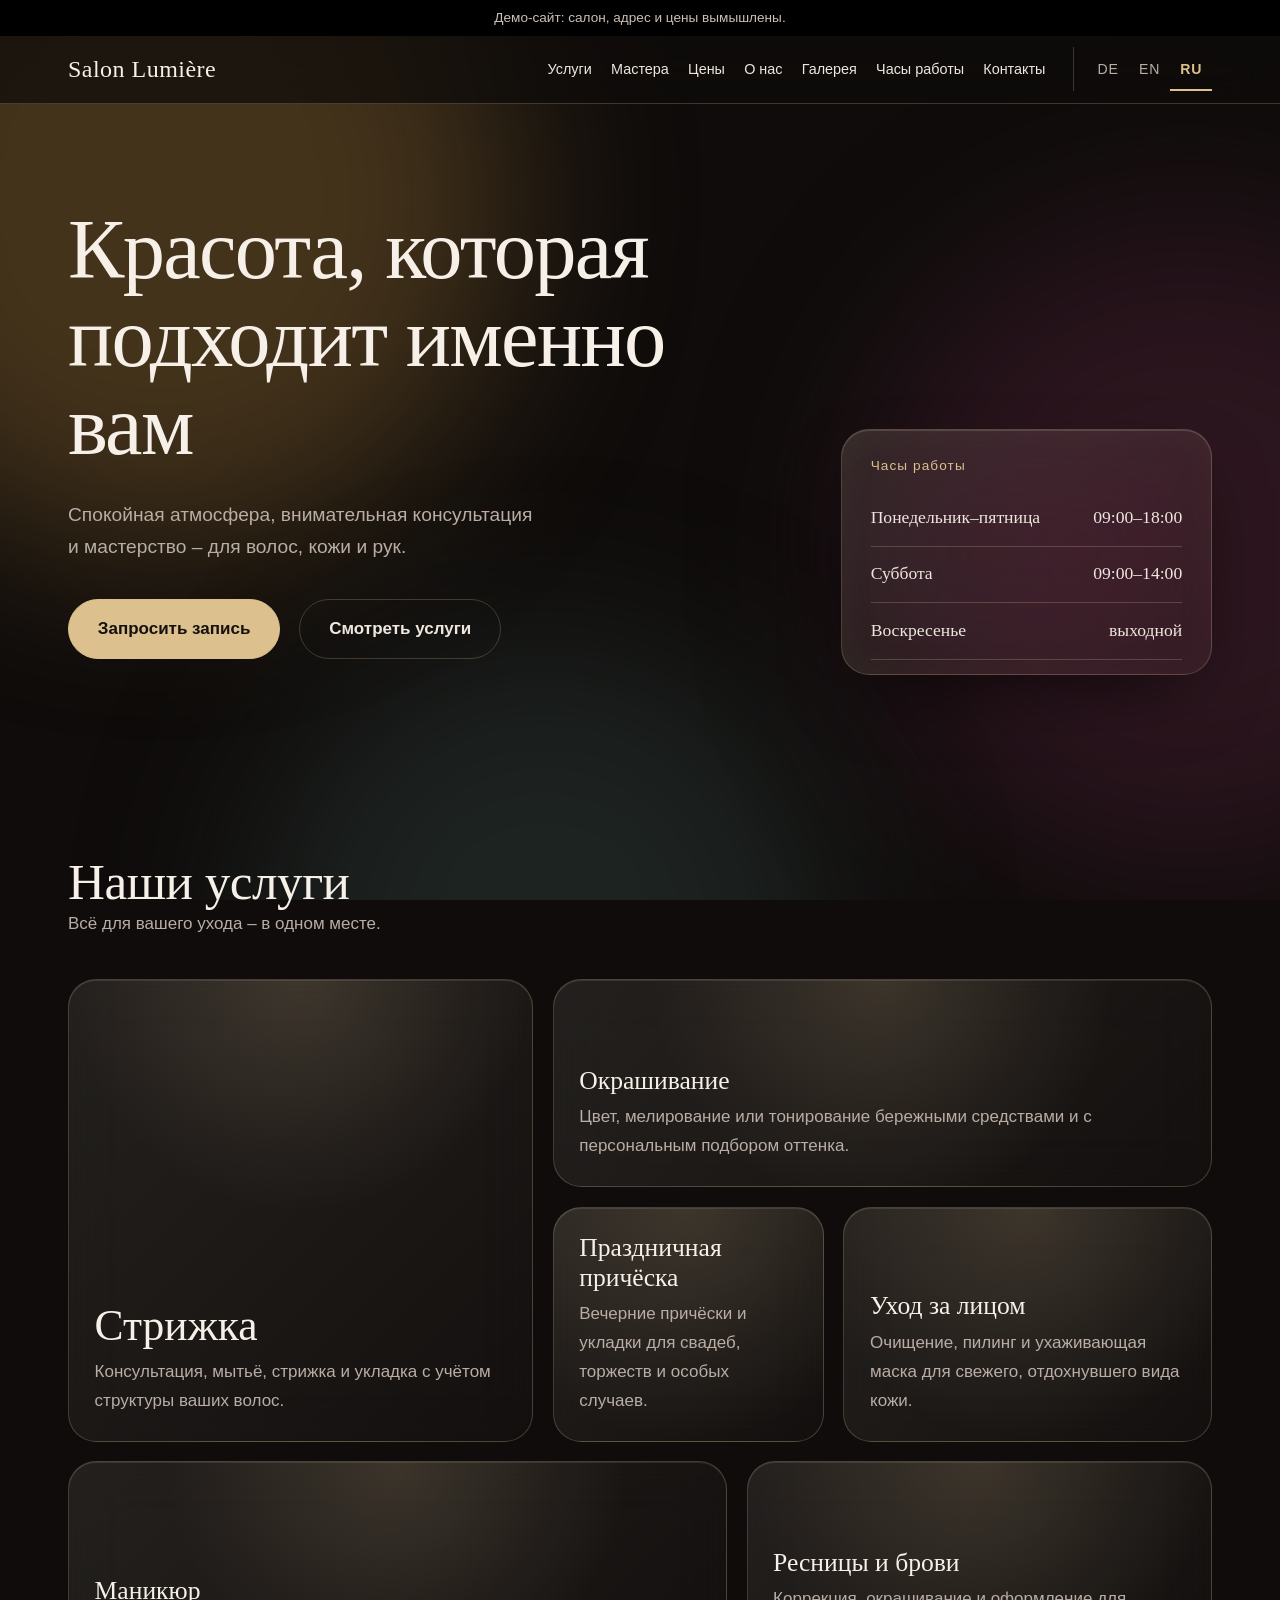
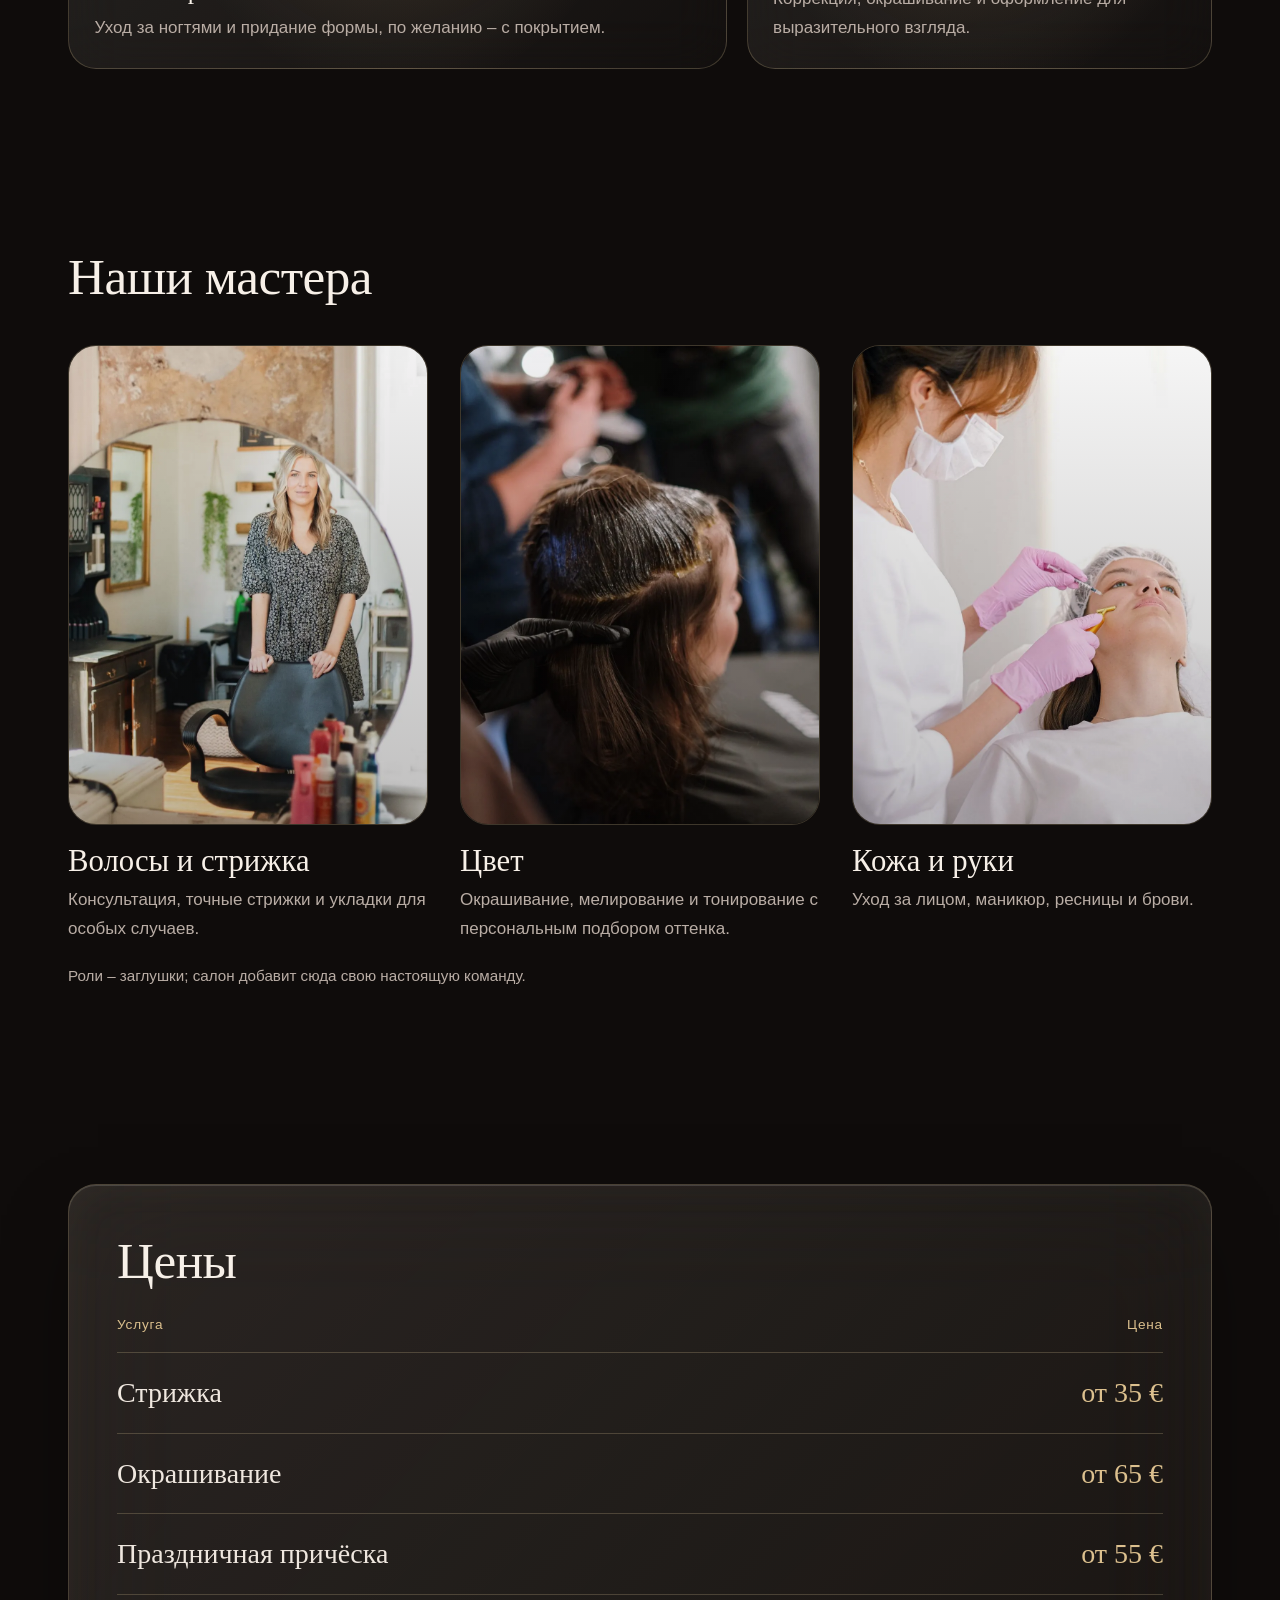
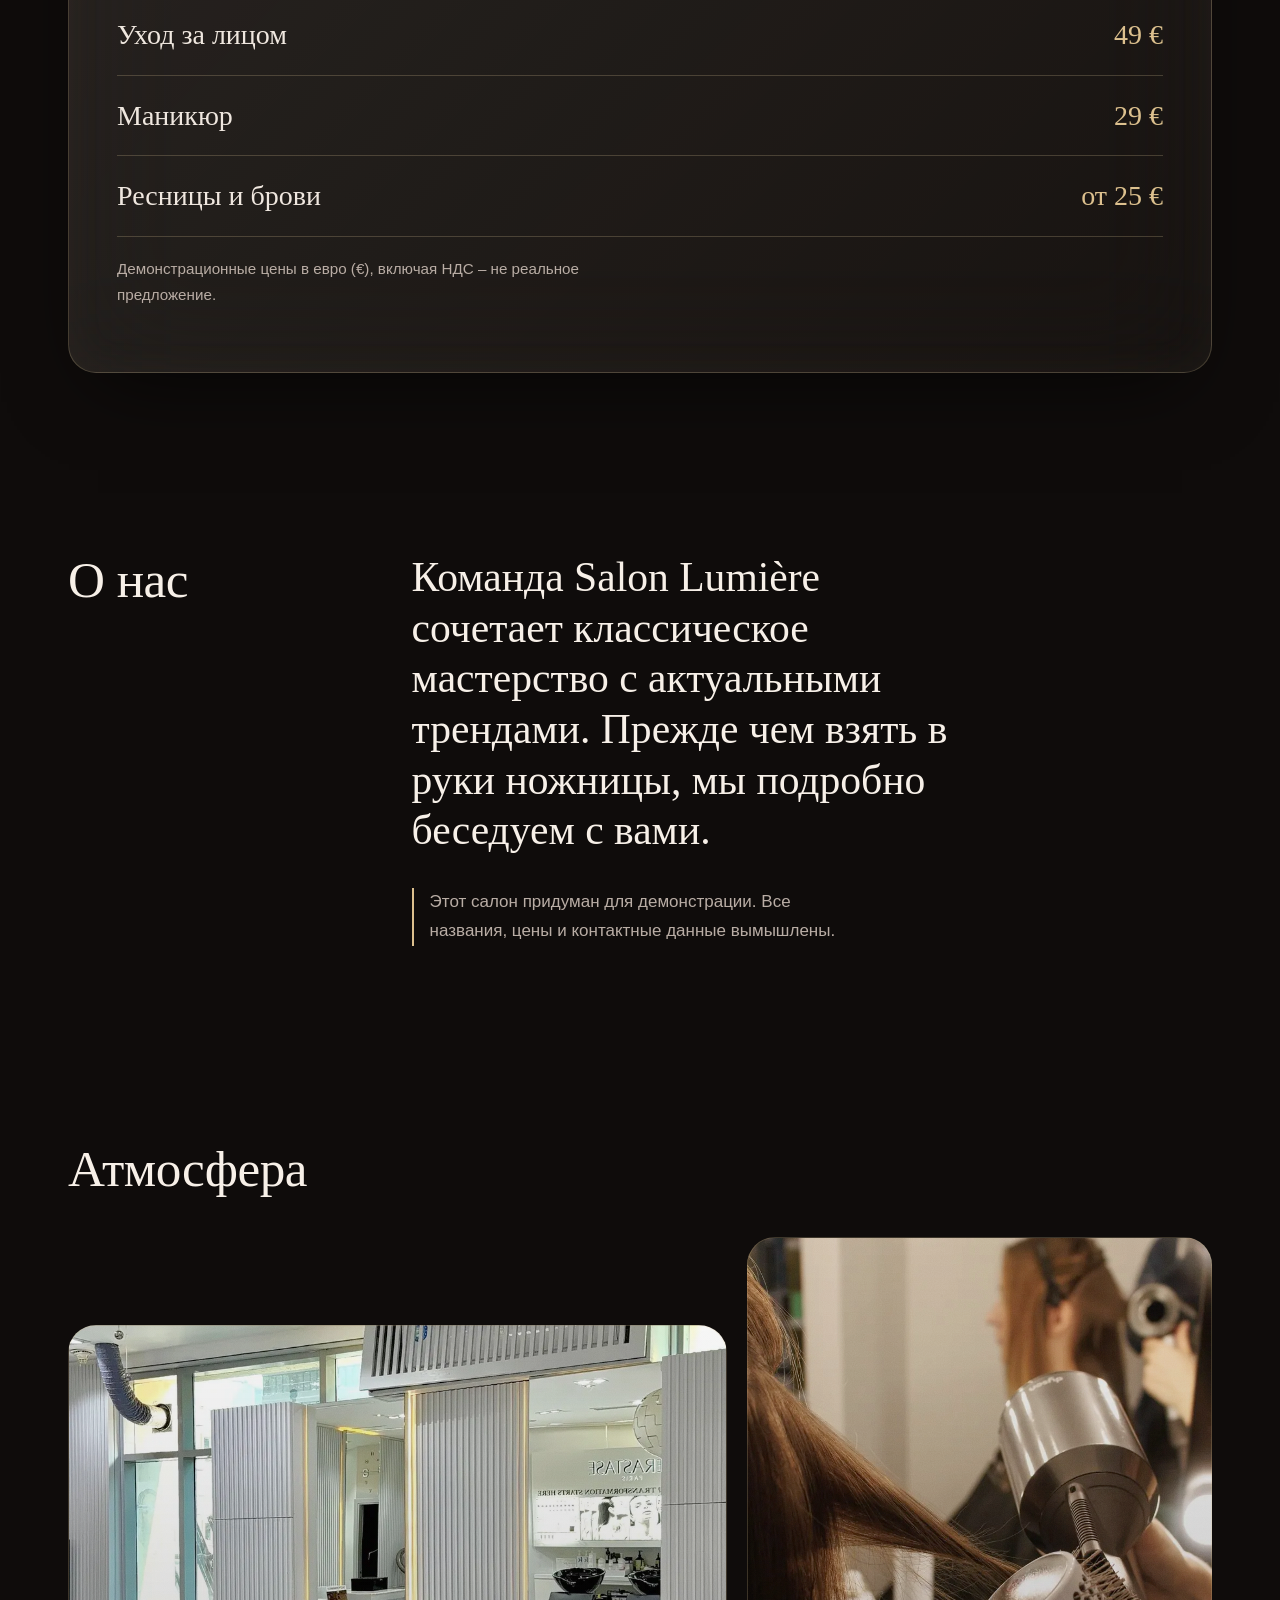
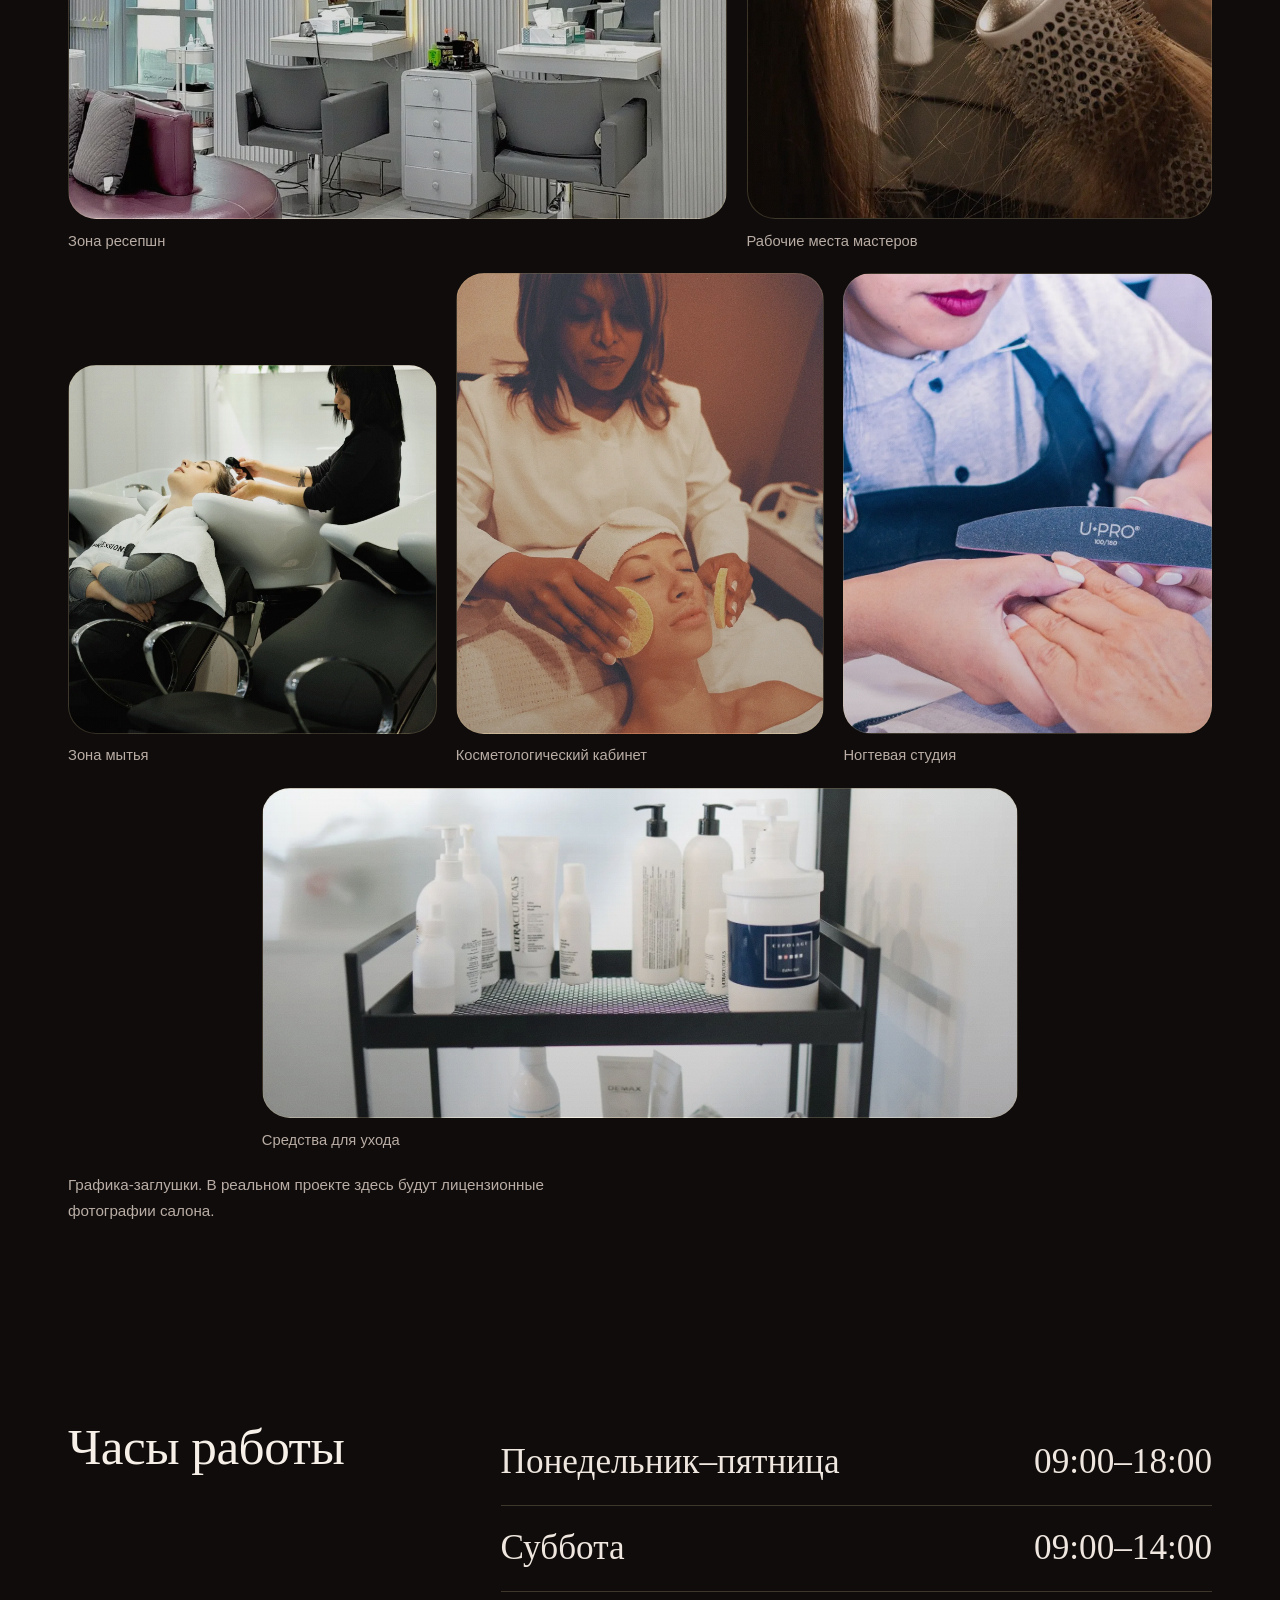
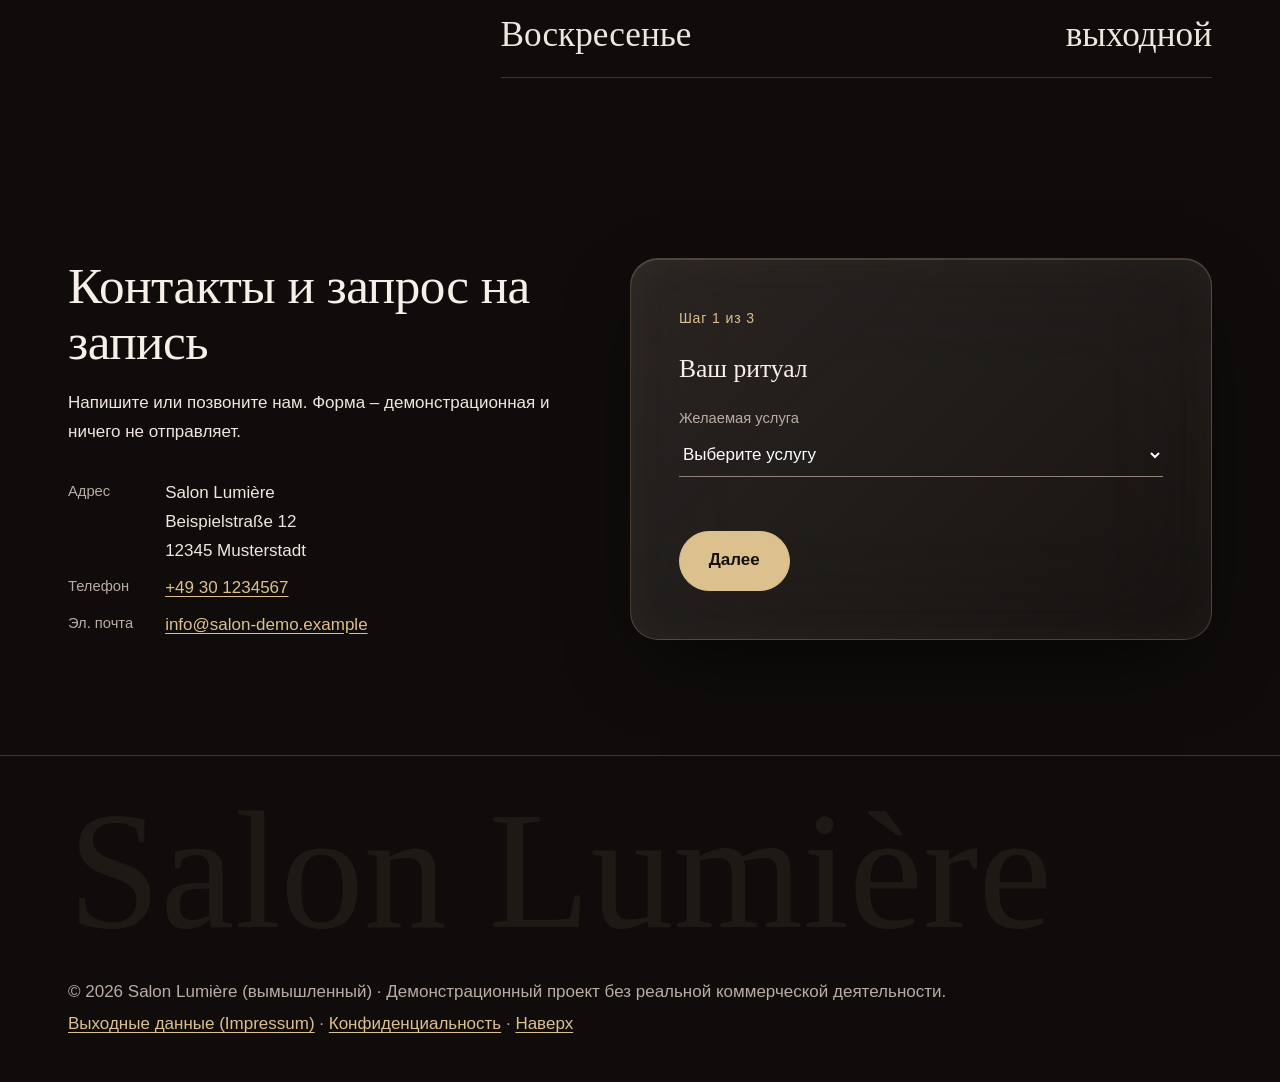
<file: Salon-Lumiere-with-photos/ru/index.html>
<!doctype html>
<html lang="ru">
<head>
<meta charset="utf-8">
<meta name="viewport" content="width=device-width, initial-scale=1">
<title>Salon Lumière – парикмахерская и косметология (демо-сайт)</title>
<meta name="description" content="Демо-сайт вымышленного салона красоты: стрижки, окрашивание, косметология и маникюр. Все данные придуманы.">
<meta name="theme-color" content="#0f0c0b">
<link rel="canonical" href="https://example.com/salon-demo/ru/">
<link rel="alternate" hreflang="de" href="https://example.com/salon-demo/de/">
<link rel="alternate" hreflang="en" href="https://example.com/salon-demo/en/">
<link rel="alternate" hreflang="ru" href="https://example.com/salon-demo/ru/">
<link rel="alternate" hreflang="x-default" href="https://example.com/salon-demo/">
<meta property="og:type" content="website">
<meta property="og:title" content="Salon Lumière – парикмахерская и косметология (демо-сайт)">
<meta property="og:description" content="Демо-сайт вымышленного салона красоты: стрижки, окрашивание, косметология и маникюр. Все данные придуманы.">
<meta property="og:locale" content="ru_RU">
<link rel="icon" href="data:image/svg+xml,%3Csvg xmlns='http://www.w3.org/2000/svg' viewBox='0 0 32 32'%3E%3Crect width='32' height='32' rx='16' fill='%230f0c0b'/%3E%3Cpath d='M9 24V14a7 7 0 0 1 14 0v10z' fill='%23dcc08e'/%3E%3C/svg%3E">
<link rel="stylesheet" href="../assets/css/style.css">
<script src="../assets/js/main.js" defer></script>
</head>
<body>
<div class="mesh" aria-hidden="true"><i></i><i></i><i></i></div>
<a class="skip" href="#main">Перейти к содержимому</a>
<p class="demo-banner">Демо-сайт: салон, адрес и цены вымышлены.</p>
<header class="site-header">
  <div class="wrap bar">
    <a class="brand" href="#top">Salon Lumière</a>
    <nav id="nav" class="nav" aria-label="Основная навигация">
      <ul>
        <li><a href="#services">Услуги</a></li>
        <li><a href="#team">Мастера</a></li>
        <li><a href="#prices">Цены</a></li>
        <li><a href="#about">О нас</a></li>
        <li><a href="#gallery">Галерея</a></li>
        <li><a href="#hours">Часы работы</a></li>
        <li><a href="#contact">Контакты</a></li>
      </ul>
    </nav>
    <nav class="lang" aria-label="Выбор языка"><ul><li><a href="../de/index.html" lang="de" hreflang="de" aria-label="Deutsch">DE</a></li><li><a href="../en/index.html" lang="en" hreflang="en" aria-label="English">EN</a></li><li><a href="../ru/index.html" lang="ru" hreflang="ru" aria-label="Русский" aria-current="true">RU</a></li></ul></nav>
    <button class="menu-btn" type="button" aria-expanded="false" aria-controls="nav">Меню</button>
  </div>
</header>
<main id="main">
  <section id="top" class="hero">
    <div class="wrap hero-grid">
      <div class="hero-copy">
        <h1>Красота, которая подходит именно вам</h1>
        <p class="lead">Спокойная атмосфера, внимательная консультация и мастерство – для волос, кожи и рук.</p>
        <p class="actions"><a class="btn" href="#contact">Запросить запись</a> <a class="btn ghost" href="#services">Смотреть услуги</a></p>
      </div>
      <aside class="glass hero-card" aria-labelledby="hero-hours">
        <h2 id="hero-hours" class="small-title">Часы работы</h2>
        <dl class="hours"><dt>Понедельник–пятница</dt><dd>09:00–18:00</dd><dt>Суббота</dt><dd>09:00–14:00</dd><dt>Воскресенье</dt><dd>выходной</dd></dl>
      </aside>
    </div>
  </section>
  <section id="services" class="wrap section">
    <h2>Наши услуги</h2>
    <p class="intro">Всё для вашего ухода – в одном месте.</p>
    <div class="bento"><article class="tile t1"><h3>Стрижка</h3><p>Консультация, мытьё, стрижка и укладка с учётом структуры ваших волос.</p></article><article class="tile t2"><h3>Окрашивание</h3><p>Цвет, мелирование или тонирование бережными средствами и с персональным подбором оттенка.</p></article><article class="tile t3"><h3>Праздничная причёска</h3><p>Вечерние причёски и укладки для свадеб, торжеств и особых случаев.</p></article><article class="tile t4"><h3>Уход за лицом</h3><p>Очищение, пилинг и ухаживающая маска для свежего, отдохнувшего вида кожи.</p></article><article class="tile t5"><h3>Маникюр</h3><p>Уход за ногтями и придание формы, по желанию – с покрытием.</p></article><article class="tile t6"><h3>Ресницы и брови</h3><p>Коррекция, окрашивание и оформление для выразительного взгляда.</p></article></div>
  </section>
  <section id="team" class="wrap section">
    <h2>Наши мастера</h2>
    <div class="team">
      <article class="master"><div class="portrait p1" aria-hidden="true"></div><h3>Волосы и стрижка</h3><p>Консультация, точные стрижки и укладки для особых случаев.</p></article>
      <article class="master"><div class="portrait p2" aria-hidden="true"></div><h3>Цвет</h3><p>Окрашивание, мелирование и тонирование с персональным подбором оттенка.</p></article>
      <article class="master"><div class="portrait p3" aria-hidden="true"></div><h3>Кожа и руки</h3><p>Уход за лицом, маникюр, ресницы и брови.</p></article>
    </div>
    <p class="note">Роли – заглушки; салон добавит сюда свою настоящую команду.</p>
  </section>
  <section id="prices" class="wrap section">
    <div class="glass panel menu">
      <h2>Цены</h2>
      <table><thead><tr><th scope="col">Услуга</th><th scope="col" class="r">Цена</th></tr></thead><tbody><tr><th scope="row">Стрижка</th><td class="price">от 35 €</td></tr><tr><th scope="row">Окрашивание</th><td class="price">от 65 €</td></tr><tr><th scope="row">Праздничная причёска</th><td class="price">от 55 €</td></tr><tr><th scope="row">Уход за лицом</th><td class="price">49 €</td></tr><tr><th scope="row">Маникюр</th><td class="price">29 €</td></tr><tr><th scope="row">Ресницы и брови</th><td class="price">от 25 €</td></tr></tbody></table>
      <p class="note">Демонстрационные цены в евро (€), включая НДС – не реальное предложение.</p>
    </div>
  </section>
  <section id="about" class="wrap section about">
    <h2>О нас</h2>
    <p class="statement">Команда Salon Lumière сочетает классическое мастерство с актуальными трендами. Прежде чем взять в руки ножницы, мы подробно беседуем с вами.</p>
    <p class="small">Этот салон придуман для демонстрации. Все названия, цены и контактные данные вымышлены.</p>
  </section>
  <section id="gallery" class="wrap section">
    <h2>Атмосфера</h2>
    <div class="gallery"><figure><div class="ph ph1" role="img" aria-label="Зона ресепшн"></div><figcaption>Зона ресепшн</figcaption></figure><figure><div class="ph ph2" role="img" aria-label="Рабочие места мастеров"></div><figcaption>Рабочие места мастеров</figcaption></figure><figure><div class="ph ph3" role="img" aria-label="Зона мытья"></div><figcaption>Зона мытья</figcaption></figure><figure><div class="ph ph4" role="img" aria-label="Косметологический кабинет"></div><figcaption>Косметологический кабинет</figcaption></figure><figure><div class="ph ph5" role="img" aria-label="Ногтевая студия"></div><figcaption>Ногтевая студия</figcaption></figure><figure><div class="ph ph6" role="img" aria-label="Средства для ухода"></div><figcaption>Средства для ухода</figcaption></figure></div>
    <p class="note">Графика-заглушки. В реальном проекте здесь будут лицензионные фотографии салона.</p>
  </section>
  <section id="hours" class="wrap section hoursec">
    <h2>Часы работы</h2>
    <dl class="hours"><dt>Понедельник–пятница</dt><dd>09:00–18:00</dd><dt>Суббота</dt><dd>09:00–14:00</dd><dt>Воскресенье</dt><dd>выходной</dd></dl>
  </section>
  <section id="contact" class="wrap section contact">
    <div>
      <h2>Контакты и запрос на запись</h2>
      <p>Напишите или позвоните нам. Форма – демонстрационная и ничего не отправляет.</p>
      <dl class="details">
        <dt>Адрес</dt><dd><address>Salon Lumière<br>Beispielstraße 12<br>12345 Musterstadt</address></dd>
        <dt>Телефон</dt><dd><a href="tel:+49301234567">+49 30 1234567</a></dd>
        <dt>Эл. почта</dt><dd><a href="mailto:info@salon-demo.example">info@salon-demo.example</a></dd>
      </dl>
    </div>
    <form id="contact-form" class="glass panel" novalidate data-msg-required="Пожалуйста, заполните это поле." data-msg-email="Введите корректный адрес эл. почты." data-msg-summary="Исправьте поля, отмеченные ошибкой." data-msg-success="Демо-режим: данные заполнены верно, но ничего не отправлено." data-msg-progress="Шаг {n} из {total}">
      <p class="progress" aria-live="polite"></p>
      <fieldset class="step"><legend>Ваш ритуал</legend>
        <div class="field"><label for="f-service">Желаемая услуга</label><select id="f-service" name="service" required aria-describedby="f-service-err"><option value="">Выберите услугу</option><option value="cut">Стрижка</option><option value="color">Окрашивание</option><option value="updo">Праздничная причёска</option><option value="facial">Уход за лицом</option><option value="manicure">Маникюр</option><option value="brows">Ресницы и брови</option></select><span class="err" id="f-service-err"></span></div>
      </fieldset>
      <fieldset class="step"><legend>Удобное время</legend>
        <p class="lbl" id="f-time-label">Предпочтительное время суток</p>
        <div class="choices" role="radiogroup" aria-labelledby="f-time-label" aria-describedby="f-time-err">
          <span class="choice"><input type="radio" id="f-time-morning" name="time" value="morning" required><label for="f-time-morning">Утро</label></span>
          <span class="choice"><input type="radio" id="f-time-midday" name="time" value="midday"><label for="f-time-midday">День</label></span>
          <span class="choice"><input type="radio" id="f-time-afternoon" name="time" value="afternoon"><label for="f-time-afternoon">Вторая половина дня</label></span>
        </div>
        <span class="err" id="f-time-err"></span>
      </fieldset>
      <fieldset class="step"><legend>Ваши данные</legend>
        <div class="field"><label for="f-name">Имя</label><input id="f-name" name="name" type="text" autocomplete="name" required aria-describedby="f-name-err"><span class="err" id="f-name-err"></span></div>
        <div class="field"><label for="f-email">Адрес эл. почты</label><input id="f-email" name="email" type="email" autocomplete="email" required aria-describedby="f-email-err"><span class="err" id="f-email-err"></span></div>
        <div class="field"><label for="f-message">Сообщение</label><textarea id="f-message" name="message" rows="3" required aria-describedby="f-message-err"></textarea><span class="err" id="f-message-err"></span></div>
      </fieldset>
      <div class="nav-row"><button class="btn ghost back" type="button">Назад</button><button class="btn next" type="button">Далее</button><button class="btn submit" type="submit">Проверить запрос (демо)</button></div>
      <p class="status" role="status" aria-live="polite"></p>
    </form>
  </section>
</main>
<footer class="site-footer"><div class="wrap">
  <p class="wordmark" aria-hidden="true">Salon Lumière</p>
  <p>© 2026 Salon Lumière (вымышленный) · Демонстрационный проект без реальной коммерческой деятельности.</p>
  <p><a href="legal.html#imprint">Выходные данные (Impressum)</a> · <a href="legal.html#privacy">Конфиденциальность</a> · <a href="#top">Наверх</a></p>
</div></footer>
</body>
</html>
</file>
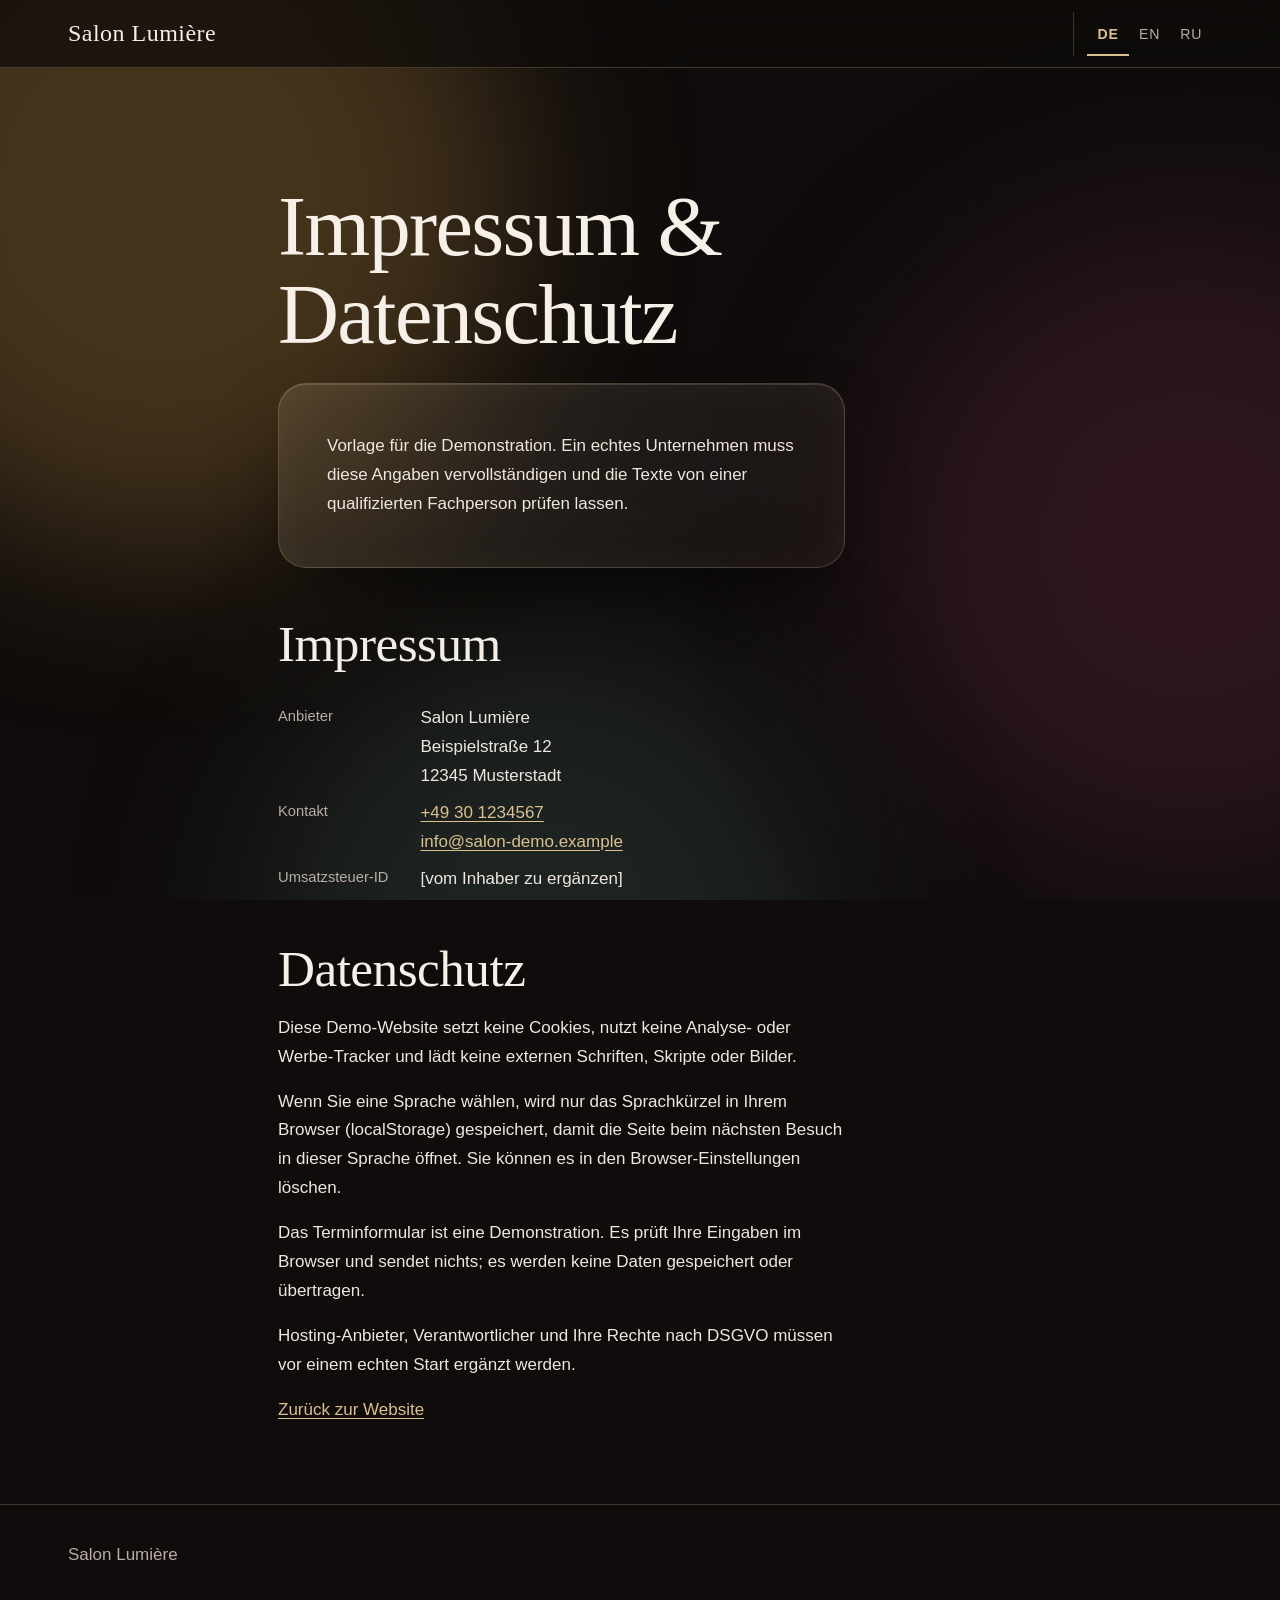
<file: Salon-Lumiere-with-photos/de/legal.html>
<!doctype html>
<html lang="de">
<head>
<meta charset="utf-8">
<meta name="viewport" content="width=device-width, initial-scale=1">
<title>Impressum &amp; Datenschutz – Salon Lumière</title>
<meta name="description" content="Vorlage für die Demonstration. Ein echtes Unternehmen muss diese Angaben vervollständigen und die Texte von einer qualifizierten Fachperson prüfen lassen.">
<meta name="theme-color" content="#0f0c0b">
<link rel="canonical" href="https://example.com/salon-demo/de/legal.html">
<link rel="alternate" hreflang="de" href="https://example.com/salon-demo/de/legal.html">
<link rel="alternate" hreflang="en" href="https://example.com/salon-demo/en/legal.html">
<link rel="alternate" hreflang="ru" href="https://example.com/salon-demo/ru/legal.html">
<link rel="alternate" hreflang="x-default" href="https://example.com/salon-demo/de/legal.html">
<link rel="icon" href="data:image/svg+xml,%3Csvg xmlns='http://www.w3.org/2000/svg' viewBox='0 0 32 32'%3E%3Crect width='32' height='32' rx='16' fill='%230f0c0b'/%3E%3Cpath d='M9 24V14a7 7 0 0 1 14 0v10z' fill='%23dcc08e'/%3E%3C/svg%3E">
<link rel="stylesheet" href="../assets/css/style.css">
<script src="../assets/js/main.js" defer></script>
</head>
<body>
<div class="mesh" aria-hidden="true"><i></i><i></i><i></i></div>
<a class="skip" href="#main">Zum Inhalt springen</a>
<header class="site-header"><div class="wrap bar"><a class="brand" href="index.html">Salon Lumière</a><nav class="lang" aria-label="Sprache wählen"><ul><li><a href="../de/legal.html" lang="de" hreflang="de" aria-label="Deutsch" aria-current="true">DE</a></li><li><a href="../en/legal.html" lang="en" hreflang="en" aria-label="English">EN</a></li><li><a href="../ru/legal.html" lang="ru" hreflang="ru" aria-label="Русский">RU</a></li></ul></nav></div></header>
<main id="main" class="wrap section legal">
  <h1>Impressum &amp; Datenschutz</h1>
  <p class="glass panel notice">Vorlage für die Demonstration. Ein echtes Unternehmen muss diese Angaben vervollständigen und die Texte von einer qualifizierten Fachperson prüfen lassen.</p>
  <section id="imprint">
    <h2>Impressum</h2>
    <dl class="details">
      <dt>Anbieter</dt><dd><address>Salon Lumière<br>Beispielstraße 12<br>12345 Musterstadt</address></dd>
      <dt>Kontakt</dt><dd><a href="tel:+49301234567">+49 30 1234567</a><br><a href="mailto:info@salon-demo.example">info@salon-demo.example</a></dd>
      <dt>Umsatzsteuer-ID</dt><dd>[vom Inhaber zu ergänzen]</dd>
    </dl>
  </section>
  <section id="privacy">
    <h2>Datenschutz</h2>
    <p>Diese Demo-Website setzt keine Cookies, nutzt keine Analyse- oder Werbe-Tracker und lädt keine externen Schriften, Skripte oder Bilder.</p><p>Wenn Sie eine Sprache wählen, wird nur das Sprachkürzel in Ihrem Browser (localStorage) gespeichert, damit die Seite beim nächsten Besuch in dieser Sprache öffnet. Sie können es in den Browser-Einstellungen löschen.</p><p>Das Terminformular ist eine Demonstration. Es prüft Ihre Eingaben im Browser und sendet nichts; es werden keine Daten gespeichert oder übertragen.</p><p>Hosting-Anbieter, Verantwortlicher und Ihre Rechte nach DSGVO müssen vor einem echten Start ergänzt werden.</p>
  </section>
  <p><a href="index.html">Zurück zur Website</a></p>
</main>
<footer class="site-footer"><div class="wrap"><p>Salon Lumière</p></div></footer>
</body>
</html>
</file>
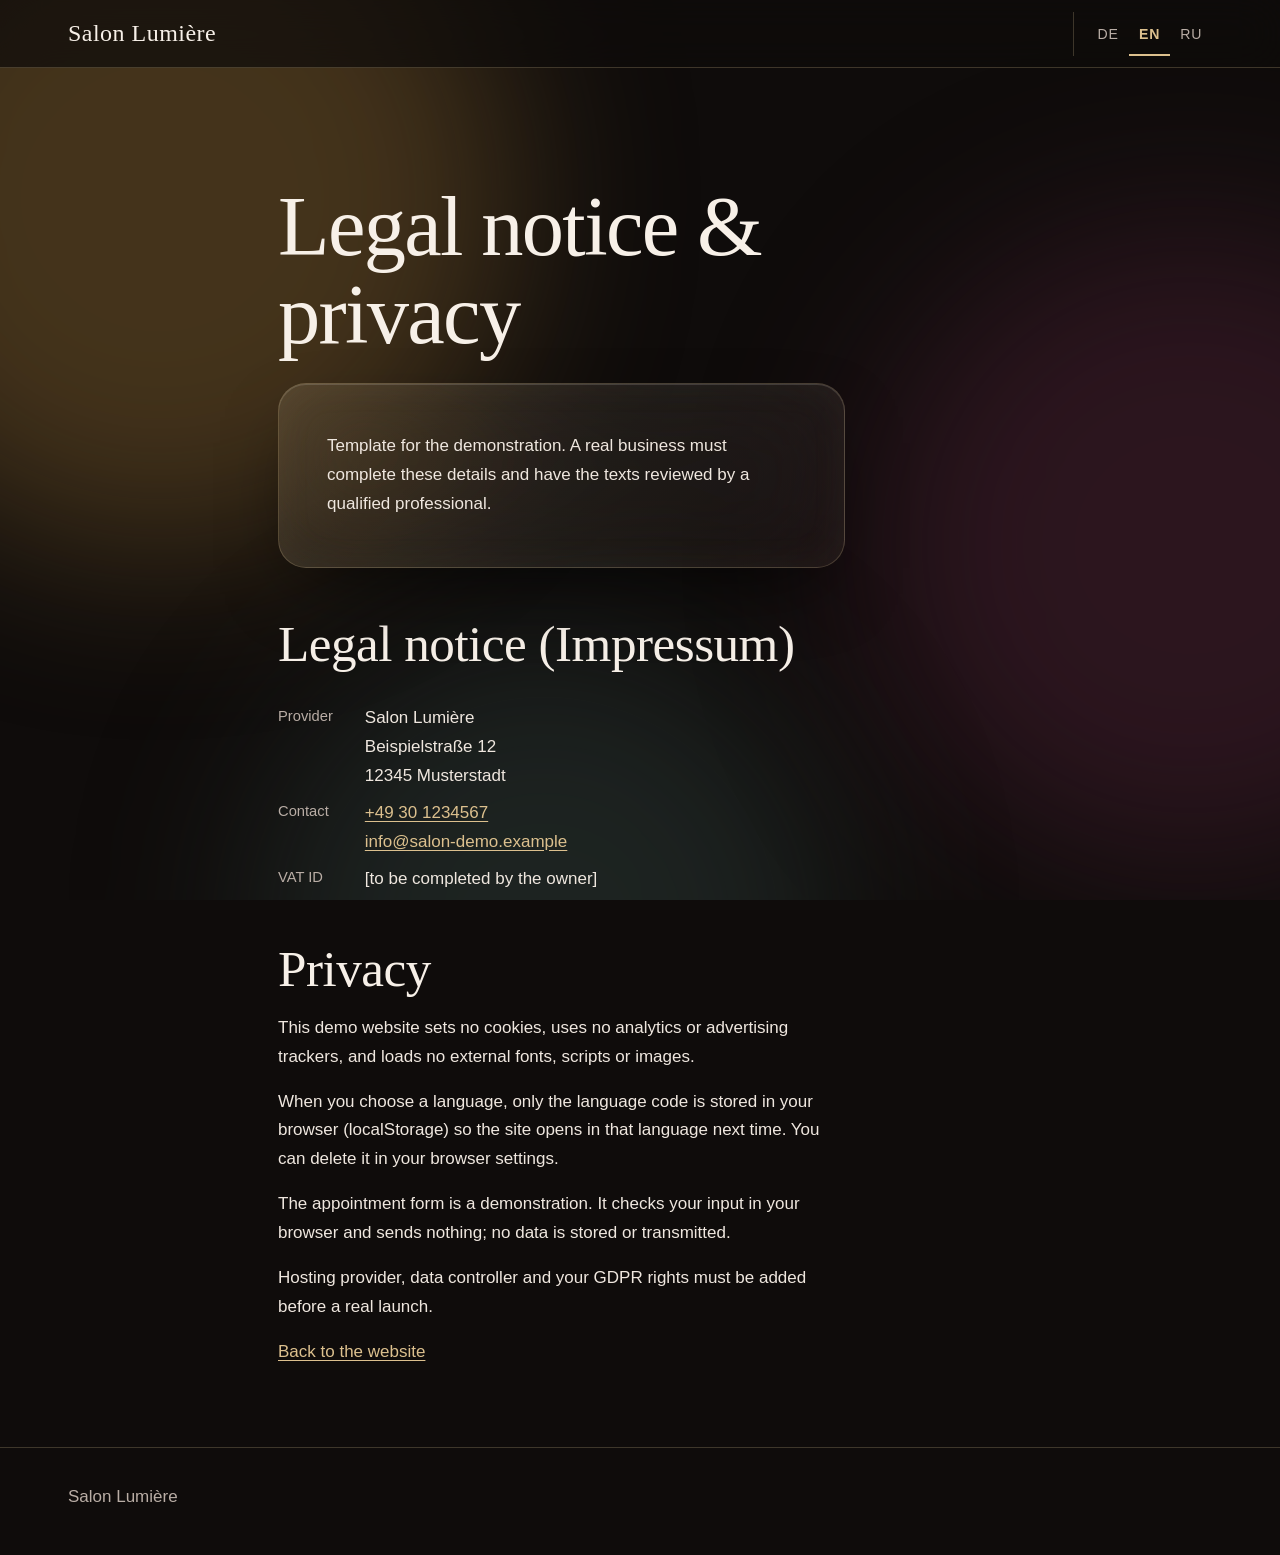
<file: Salon-Lumiere-with-photos/en/legal.html>
<!doctype html>
<html lang="en">
<head>
<meta charset="utf-8">
<meta name="viewport" content="width=device-width, initial-scale=1">
<title>Legal notice &amp; privacy – Salon Lumière</title>
<meta name="description" content="Template for the demonstration. A real business must complete these details and have the texts reviewed by a qualified professional.">
<meta name="theme-color" content="#0f0c0b">
<link rel="canonical" href="https://example.com/salon-demo/en/legal.html">
<link rel="alternate" hreflang="de" href="https://example.com/salon-demo/de/legal.html">
<link rel="alternate" hreflang="en" href="https://example.com/salon-demo/en/legal.html">
<link rel="alternate" hreflang="ru" href="https://example.com/salon-demo/ru/legal.html">
<link rel="alternate" hreflang="x-default" href="https://example.com/salon-demo/de/legal.html">
<link rel="icon" href="data:image/svg+xml,%3Csvg xmlns='http://www.w3.org/2000/svg' viewBox='0 0 32 32'%3E%3Crect width='32' height='32' rx='16' fill='%230f0c0b'/%3E%3Cpath d='M9 24V14a7 7 0 0 1 14 0v10z' fill='%23dcc08e'/%3E%3C/svg%3E">
<link rel="stylesheet" href="../assets/css/style.css">
<script src="../assets/js/main.js" defer></script>
</head>
<body>
<div class="mesh" aria-hidden="true"><i></i><i></i><i></i></div>
<a class="skip" href="#main">Skip to content</a>
<header class="site-header"><div class="wrap bar"><a class="brand" href="index.html">Salon Lumière</a><nav class="lang" aria-label="Choose language"><ul><li><a href="../de/legal.html" lang="de" hreflang="de" aria-label="Deutsch">DE</a></li><li><a href="../en/legal.html" lang="en" hreflang="en" aria-label="English" aria-current="true">EN</a></li><li><a href="../ru/legal.html" lang="ru" hreflang="ru" aria-label="Русский">RU</a></li></ul></nav></div></header>
<main id="main" class="wrap section legal">
  <h1>Legal notice &amp; privacy</h1>
  <p class="glass panel notice">Template for the demonstration. A real business must complete these details and have the texts reviewed by a qualified professional.</p>
  <section id="imprint">
    <h2>Legal notice (Impressum)</h2>
    <dl class="details">
      <dt>Provider</dt><dd><address>Salon Lumière<br>Beispielstraße 12<br>12345 Musterstadt</address></dd>
      <dt>Contact</dt><dd><a href="tel:+49301234567">+49 30 1234567</a><br><a href="mailto:info@salon-demo.example">info@salon-demo.example</a></dd>
      <dt>VAT ID</dt><dd>[to be completed by the owner]</dd>
    </dl>
  </section>
  <section id="privacy">
    <h2>Privacy</h2>
    <p>This demo website sets no cookies, uses no analytics or advertising trackers, and loads no external fonts, scripts or images.</p><p>When you choose a language, only the language code is stored in your browser (localStorage) so the site opens in that language next time. You can delete it in your browser settings.</p><p>The appointment form is a demonstration. It checks your input in your browser and sends nothing; no data is stored or transmitted.</p><p>Hosting provider, data controller and your GDPR rights must be added before a real launch.</p>
  </section>
  <p><a href="index.html">Back to the website</a></p>
</main>
<footer class="site-footer"><div class="wrap"><p>Salon Lumière</p></div></footer>
</body>
</html>
</file>
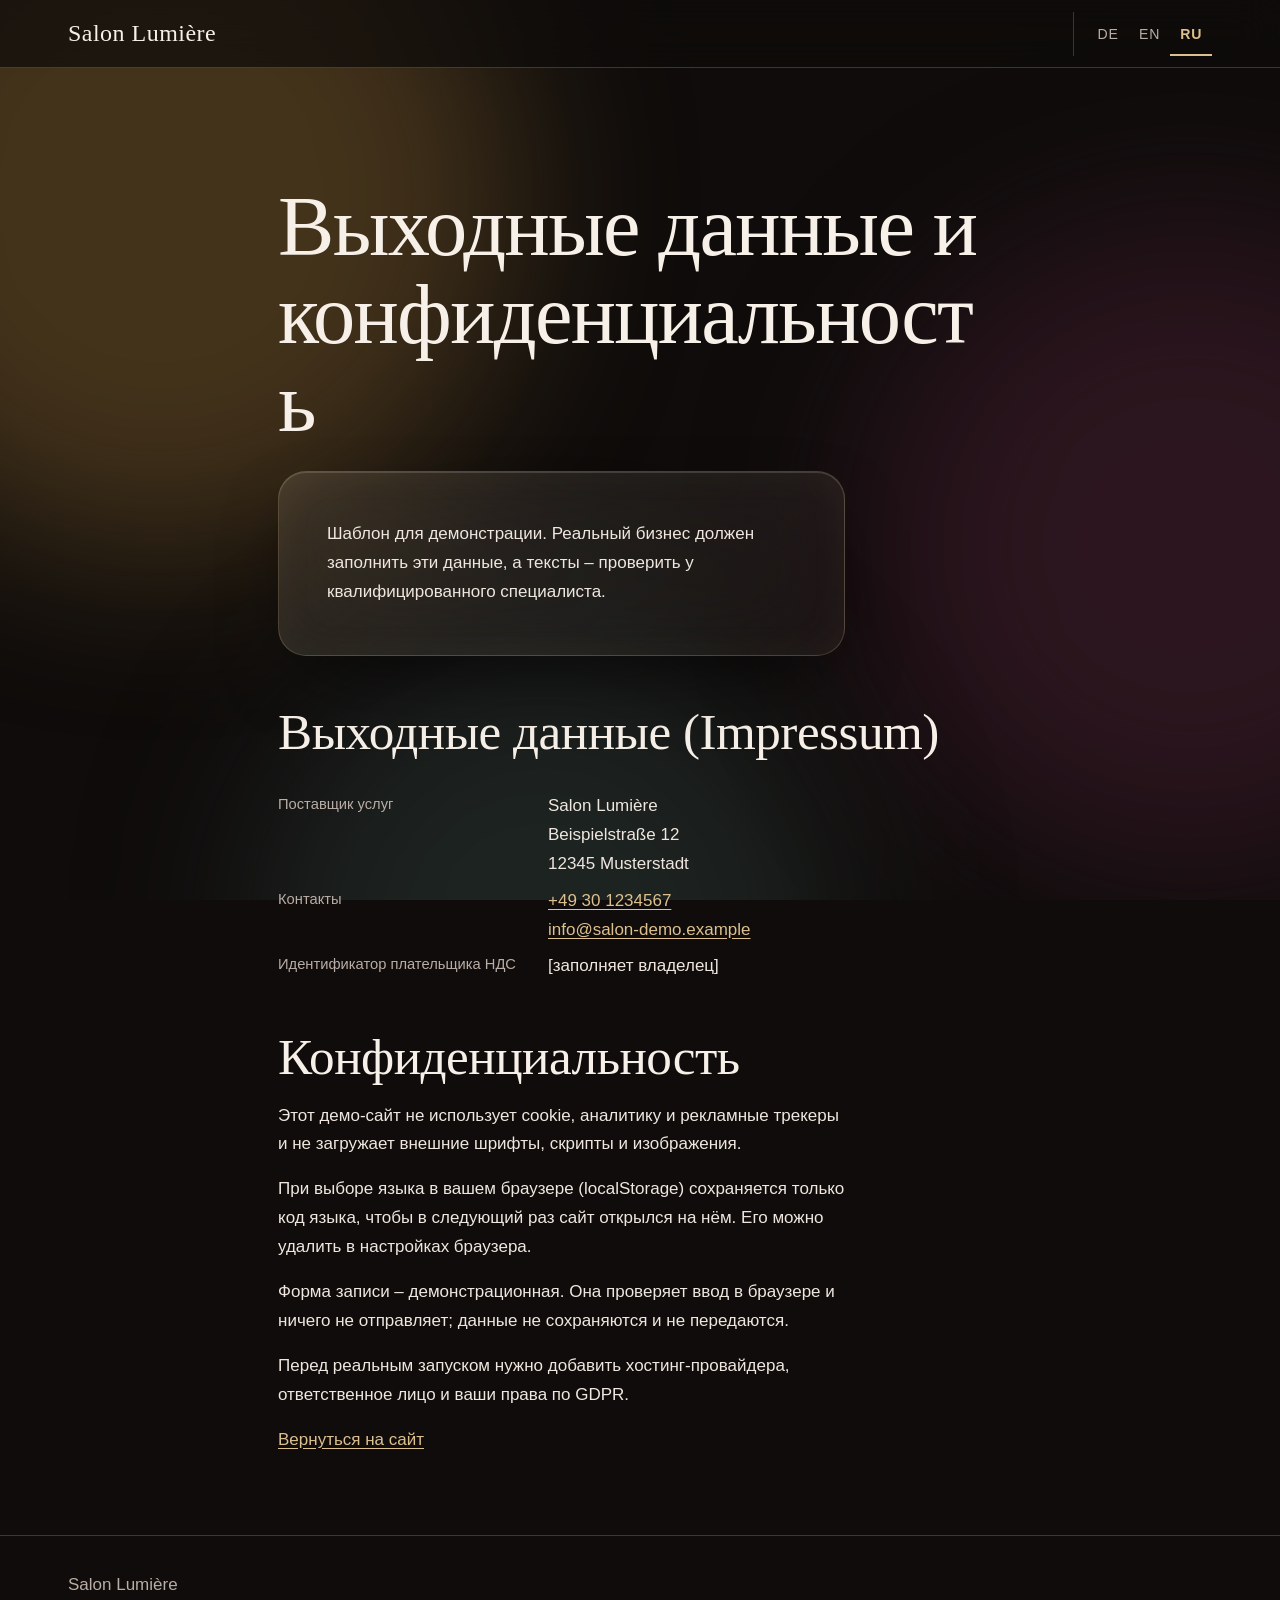
<file: Salon-Lumiere-with-photos/ru/legal.html>
<!doctype html>
<html lang="ru">
<head>
<meta charset="utf-8">
<meta name="viewport" content="width=device-width, initial-scale=1">
<title>Выходные данные и конфиденциальность – Salon Lumière</title>
<meta name="description" content="Шаблон для демонстрации. Реальный бизнес должен заполнить эти данные, а тексты – проверить у квалифицированного специалиста.">
<meta name="theme-color" content="#0f0c0b">
<link rel="canonical" href="https://example.com/salon-demo/ru/legal.html">
<link rel="alternate" hreflang="de" href="https://example.com/salon-demo/de/legal.html">
<link rel="alternate" hreflang="en" href="https://example.com/salon-demo/en/legal.html">
<link rel="alternate" hreflang="ru" href="https://example.com/salon-demo/ru/legal.html">
<link rel="alternate" hreflang="x-default" href="https://example.com/salon-demo/de/legal.html">
<link rel="icon" href="data:image/svg+xml,%3Csvg xmlns='http://www.w3.org/2000/svg' viewBox='0 0 32 32'%3E%3Crect width='32' height='32' rx='16' fill='%230f0c0b'/%3E%3Cpath d='M9 24V14a7 7 0 0 1 14 0v10z' fill='%23dcc08e'/%3E%3C/svg%3E">
<link rel="stylesheet" href="../assets/css/style.css">
<script src="../assets/js/main.js" defer></script>
</head>
<body>
<div class="mesh" aria-hidden="true"><i></i><i></i><i></i></div>
<a class="skip" href="#main">Перейти к содержимому</a>
<header class="site-header"><div class="wrap bar"><a class="brand" href="index.html">Salon Lumière</a><nav class="lang" aria-label="Выбор языка"><ul><li><a href="../de/legal.html" lang="de" hreflang="de" aria-label="Deutsch">DE</a></li><li><a href="../en/legal.html" lang="en" hreflang="en" aria-label="English">EN</a></li><li><a href="../ru/legal.html" lang="ru" hreflang="ru" aria-label="Русский" aria-current="true">RU</a></li></ul></nav></div></header>
<main id="main" class="wrap section legal">
  <h1>Выходные данные и конфиденциальность</h1>
  <p class="glass panel notice">Шаблон для демонстрации. Реальный бизнес должен заполнить эти данные, а тексты – проверить у квалифицированного специалиста.</p>
  <section id="imprint">
    <h2>Выходные данные (Impressum)</h2>
    <dl class="details">
      <dt>Поставщик услуг</dt><dd><address>Salon Lumière<br>Beispielstraße 12<br>12345 Musterstadt</address></dd>
      <dt>Контакты</dt><dd><a href="tel:+49301234567">+49 30 1234567</a><br><a href="mailto:info@salon-demo.example">info@salon-demo.example</a></dd>
      <dt>Идентификатор плательщика НДС</dt><dd>[заполняет владелец]</dd>
    </dl>
  </section>
  <section id="privacy">
    <h2>Конфиденциальность</h2>
    <p>Этот демо-сайт не использует cookie, аналитику и рекламные трекеры и не загружает внешние шрифты, скрипты и изображения.</p><p>При выборе языка в вашем браузере (localStorage) сохраняется только код языка, чтобы в следующий раз сайт открылся на нём. Его можно удалить в настройках браузера.</p><p>Форма записи – демонстрационная. Она проверяет ввод в браузере и ничего не отправляет; данные не сохраняются и не передаются.</p><p>Перед реальным запуском нужно добавить хостинг-провайдера, ответственное лицо и ваши права по GDPR.</p>
  </section>
  <p><a href="index.html">Вернуться на сайт</a></p>
</main>
<footer class="site-footer"><div class="wrap"><p>Salon Lumière</p></div></footer>
</body>
</html>
</file>
<file: Salon-Lumiere-with-photos/assets/css/style.css>
:root{--bg:#0f0c0b;--tx:#efe7df;--mut:#b9ada5;--gold:#dcc08e;--line:rgba(232,208,160,.22);--err:#ffb4c0;
--display:"Didot","Bodoni 72","Bodoni MT","Playfair Display","Iowan Old Style",Georgia,serif;
--sans:"Avenir Next",Avenir,"Segoe UI","Helvetica Neue",Arial,sans-serif;
--grain:url("data:image/svg+xml,%3Csvg xmlns='http://www.w3.org/2000/svg' width='160' height='160'%3E%3Cfilter id='n'%3E%3CfeTurbulence type='fractalNoise' baseFrequency='.9' numOctaves='2' stitchTiles='stitch'/%3E%3CfeColorMatrix values='0 0 0 0 1 0 0 0 0 1 0 0 0 0 1 0 0 0 .5 0'/%3E%3C/filter%3E%3Crect width='100%25' height='100%25' filter='url(%23n)'/%3E%3C/svg%3E")}
*{box-sizing:border-box}
[hidden]{display:none!important}
html{scroll-behavior:smooth;scroll-padding-top:5.5rem;-webkit-text-size-adjust:100%}
@media (prefers-reduced-motion:reduce){html{scroll-behavior:auto}*,*::before,*::after{transition:none!important;animation:none!important}}
body{margin:0;background:var(--bg);color:var(--tx);font:1.0625rem/1.7 var(--sans);overflow-x:hidden}
h1,h2,h3{font-family:var(--display);font-weight:400;margin:0;hyphens:auto;overflow-wrap:break-word;color:#f7f0e8}
h1{font-size:clamp(2.5rem,6.6vw,5.8rem);line-height:1.04;letter-spacing:-.02em}
h2{font-size:clamp(2rem,4vw,3.2rem);line-height:1.1;letter-spacing:-.01em}
h3{font-size:clamp(1.45rem,2.4vw,2rem);line-height:1.15}
p{margin:0 0 1rem;max-width:60ch}
a{color:var(--gold);text-underline-offset:.2em}
:focus-visible{outline:3px solid var(--gold);outline-offset:3px}
.wrap{max-width:1240px;margin:0 auto;padding:0 clamp(1.25rem,4vw,3rem)}
.section{padding-top:clamp(4rem,9vw,8rem);padding-bottom:clamp(2rem,5vw,4rem)}
.skip{position:absolute;left:-999px;top:0;background:#fff;color:#000;padding:.7rem 1rem;z-index:30}
.skip:focus{left:.5rem;top:.5rem}
.mesh{position:fixed;inset:0;z-index:-1;overflow:hidden;background:var(--bg)}
.mesh i{position:absolute;border-radius:50%;filter:blur(90px);opacity:.5;will-change:transform;animation:drift 40s ease-in-out infinite alternate}
.mesh i:nth-child(1){width:55vmax;height:55vmax;left:-15vmax;top:-12vmax;background:#7a5b2c}
.mesh i:nth-child(2){width:50vmax;height:50vmax;right:-18vmax;top:25vh;background:#4a1f33;animation-duration:52s}
.mesh i:nth-child(3){width:45vmax;height:45vmax;left:20vw;bottom:-25vmax;background:#2c3b38;animation-duration:46s}
@keyframes drift{to{transform:translate3d(8vmax,5vmax,0) scale(1.12)}}
.glass{background:linear-gradient(135deg,rgba(255,244,230,.11),rgba(255,244,230,.03));border:1px solid var(--line);box-shadow:inset 0 1px 0 rgba(255,255,255,.14),inset 0 0 40px rgba(220,192,142,.05),0 30px 80px -30px rgba(0,0,0,.75);-webkit-backdrop-filter:blur(60px) saturate(140%);backdrop-filter:blur(60px) saturate(140%);border-radius:28px}
@supports not ((backdrop-filter:blur(1px)) or (-webkit-backdrop-filter:blur(1px))){.glass,.tile{background:#1d1714}}
.panel{padding:clamp(1.5rem,4vw,3rem)}
.demo-banner{margin:0;max-width:none;background:#000;color:#cdbfb5;text-align:center;font-size:.85rem;padding:.4rem 1rem}
.site-header{position:sticky;top:0;z-index:20;background:rgba(15,12,11,.72);-webkit-backdrop-filter:blur(24px);backdrop-filter:blur(24px);border-bottom:1px solid var(--line)}
.bar{display:flex;align-items:center;gap:1.2rem;flex-wrap:wrap;min-height:4.2rem}
.brand{font-family:var(--display);font-size:1.5rem;color:#f7f0e8;text-decoration:none;margin-right:auto;letter-spacing:.02em}
.nav ul,.lang ul{list-style:none;margin:0;padding:0;display:flex}
.nav ul{gap:.1rem}
.nav a{display:block;padding:.7rem .55rem;color:var(--tx);text-decoration:none;font-size:.9rem;background:linear-gradient(var(--gold),var(--gold)) .55rem 85%/0 1px no-repeat;transition:background-size .3s}
.nav a:hover{background-size:calc(100% - 1.1rem) 1px}
.lang ul{border-left:1px solid var(--line);padding-left:.8rem}
.lang a{display:block;min-width:2.6rem;min-height:2.75rem;line-height:2.75rem;text-align:center;color:var(--mut);text-decoration:none;font-size:.88rem;letter-spacing:.06em}
.lang a:hover{color:#fff}
.lang a[aria-current="true"]{color:var(--gold);font-weight:700;box-shadow:inset 0 -2px 0 var(--gold)}
.menu-btn{display:none;font:inherit;min-height:2.75rem;padding:0 1rem;border:1px solid var(--line);border-radius:999px;background:none;color:var(--tx);cursor:pointer}
.hero{padding:clamp(3rem,8vw,7rem) 0 clamp(2rem,5vw,4rem)}
.hero-grid{display:grid;grid-template-columns:minmax(0,7fr) minmax(0,3.6fr);gap:clamp(1.5rem,4vw,4rem);align-items:end}
.lead{font-size:1.2rem;color:var(--mut);margin:1.8rem 0 2.2rem;max-width:44ch}
.actions{display:flex;flex-wrap:wrap;gap:.8rem 1.2rem;align-items:center}
.btn{display:inline-block;font:inherit;font-weight:600;color:#16110e;background:var(--gold);border:1px solid var(--gold);border-radius:999px;padding:.9rem 1.8rem;text-decoration:none;cursor:pointer;transition:background-color .3s,color .3s,transform .25s ease-out}
.btn:hover{background:transparent;color:var(--gold)}
.btn.ghost{background:transparent;color:var(--tx);border-color:var(--line)}
.btn.ghost:hover{border-color:var(--gold);color:var(--gold)}
.hero-card .small-title{font-family:var(--sans);font-size:.85rem;letter-spacing:.08em;color:var(--gold);margin-bottom:1rem}
.hero-card{padding:1.8rem 1.8rem .9rem}
.hours{margin:0;display:grid;grid-template-columns:1fr auto}
.hours dt,.hours dd{padding:.8rem 0;border-bottom:1px solid var(--line);margin:0;font-family:var(--display);font-size:clamp(1.15rem,2vw,1.5rem)}
.hours dd{text-align:right;padding-left:1.2rem}
.hero-card .hours dt,.hero-card .hours dd{font-size:1.1rem}
.hoursec{display:grid;grid-template-columns:minmax(0,4fr) minmax(0,8fr);column-gap:clamp(2rem,6vw,6rem)}
.hoursec .hours dt,.hoursec .hours dd{font-size:clamp(1.4rem,3vw,2.2rem)}
.intro,.note{color:var(--mut)}
.note{font-size:.95rem;margin-top:1.2rem}
.bento{display:grid;grid-template-columns:repeat(12,minmax(0,1fr));gap:clamp(.7rem,1.5vw,1.2rem);margin-top:2.5rem}
.tile{--mx:50%;--my:0%;position:relative;display:flex;flex-direction:column;justify-content:flex-end;min-height:13rem;padding:1.6rem;border:1px solid var(--line);border-radius:28px;background:radial-gradient(420px circle at var(--mx) var(--my),rgba(220,192,142,.16),transparent 55%),linear-gradient(135deg,rgba(255,244,230,.09),rgba(255,244,230,.02));-webkit-backdrop-filter:blur(28px);backdrop-filter:blur(28px);box-shadow:inset 0 1px 0 rgba(255,255,255,.1);transition:transform .45s cubic-bezier(.2,.7,.2,1),border-color .3s}
.tile:hover{transform:translateY(-4px);border-color:rgba(232,208,160,.5)}
.tile h3{font-size:clamp(1.35rem,2vw,1.75rem)}
.tile p{margin:.5rem 0 0;color:var(--mut)}
.t1{grid-column:span 5;grid-row:span 2}.t1 h3{font-size:clamp(1.9rem,3.4vw,2.8rem)}
.t2{grid-column:span 7}.t3{grid-column:span 3}.t4{grid-column:span 4}.t5{grid-column:span 7}.t6{grid-column:span 5}
.team{display:grid;grid-template-columns:repeat(3,minmax(0,1fr));gap:clamp(1rem,2.5vw,2rem);margin-top:2.5rem}
.portrait{position:relative;aspect-ratio:3/4;border-radius:28px;overflow:hidden;margin-bottom:1.2rem;border:1px solid var(--line)}
.portrait::before,.portrait::after{content:"";position:absolute;inset:0;transition:opacity .6s,transform .8s cubic-bezier(.2,.7,.2,1)}
.portrait::after{opacity:0;transform:scale(1.06);mix-blend-mode:screen}
.master:hover .portrait::after{opacity:1;transform:scale(1)}
.master:hover .portrait::before{transform:scale(1.05)}
.p1::before{background:linear-gradient(180deg,rgba(15,12,11,.04),rgba(15,12,11,.25)),url("../photos/team-hair.webp") center 32%/cover no-repeat}
.p2::before{background:linear-gradient(180deg,rgba(15,12,11,.04),rgba(15,12,11,.25)),url("../photos/team-coloring.webp") center 30%/cover no-repeat}
.p3::before{background:linear-gradient(180deg,rgba(15,12,11,.04),rgba(15,12,11,.25)),url("../photos/team-skin.webp") center 32%/cover no-repeat}
.p1::after{background:radial-gradient(60% 40% at 30% 80%,rgba(220,192,142,.55),transparent)}.p2::after{background:radial-gradient(60% 40% at 70% 80%,rgba(232,170,180,.5),transparent)}.p3::after{background:radial-gradient(60% 40% at 50% 85%,rgba(190,220,210,.5),transparent)}
.master h3{margin-bottom:.4rem}.master p{color:var(--mut);margin:0}
.menu h2{margin-bottom:1.5rem}
table{width:100%;border-collapse:collapse}
th,td{padding:1rem 0;border-bottom:1px solid var(--line);text-align:left;font-weight:400}
thead th{font-size:.85rem;letter-spacing:.06em;color:var(--gold);padding-top:0}
tbody th{font-family:var(--display);font-size:clamp(1.3rem,2.4vw,1.75rem)}
.r,td.price{text-align:right}
td.price{font-family:var(--display);font-size:clamp(1.3rem,2.4vw,1.75rem);white-space:nowrap;padding-left:1rem;color:var(--gold)}
.about{display:grid;grid-template-columns:minmax(0,3fr) minmax(0,9fr);column-gap:clamp(2rem,6vw,6rem)}
.about h2{grid-row:1/span 2}
.statement{font-family:var(--display);font-size:clamp(1.6rem,3.3vw,2.6rem);line-height:1.22;max-width:26ch;margin-bottom:2rem;color:#f7f0e8}
.small{color:var(--mut);max-width:46ch;border-left:2px solid var(--gold);padding-left:1rem}
.gallery{display:grid;grid-template-columns:repeat(12,minmax(0,1fr));gap:clamp(.6rem,1.5vw,1.2rem);margin-top:2.5rem;align-items:end}
.gallery figure{margin:0}
.gallery figure:nth-child(1){grid-column:1/8}.gallery figure:nth-child(2){grid-column:8/13}
.gallery figure:nth-child(3){grid-column:1/5}.gallery figure:nth-child(4){grid-column:5/9}.gallery figure:nth-child(5){grid-column:9/13}
.gallery figure:nth-child(6){grid-column:3/11}
.ph{position:relative;overflow:hidden;aspect-ratio:4/5;border-radius:28px;border:1px solid var(--line)}
.gallery figure:nth-child(1) .ph{aspect-ratio:4/3}.gallery figure:nth-child(6) .ph{aspect-ratio:16/7}.gallery figure:nth-child(3) .ph{aspect-ratio:1}
.ph::after{content:"";position:absolute;inset:0;background:var(--grain);mix-blend-mode:soft-light;opacity:.5}
.ph1{background:linear-gradient(180deg,rgba(15,12,11,.04),rgba(15,12,11,.24)),url("../photos/gallery-reception.webp") center 50%/cover no-repeat}
.ph2{background:linear-gradient(180deg,rgba(15,12,11,.04),rgba(15,12,11,.24)),url("../photos/gallery-styling.webp") center 48%/cover no-repeat}
.ph3{background:linear-gradient(180deg,rgba(15,12,11,.04),rgba(15,12,11,.24)),url("../photos/gallery-wash.webp") center 50%/cover no-repeat}
.ph4{background:linear-gradient(180deg,rgba(15,12,11,.04),rgba(15,12,11,.24)),url("../photos/gallery-facial.webp") center 45%/cover no-repeat}
.ph5{background:linear-gradient(180deg,rgba(15,12,11,.04),rgba(15,12,11,.24)),url("../photos/gallery-nails.webp") center 48%/cover no-repeat}
.ph6{background:linear-gradient(180deg,rgba(15,12,11,.04),rgba(15,12,11,.24)),url("../photos/gallery-products.webp") center 50%/cover no-repeat}
figcaption{padding:.6rem 0 0;font-size:.92rem;color:var(--mut)}
.contact{display:grid;grid-template-columns:minmax(0,5fr) minmax(0,6fr);column-gap:clamp(2rem,6vw,6rem);align-items:start;padding-bottom:clamp(4rem,9vw,8rem)}
.contact{row-gap:2.5rem}
.contact h2{margin-bottom:1.2rem}
.details{display:grid;grid-template-columns:max-content 1fr;gap:.5rem 2rem;margin:2rem 0 0}
dt{font-size:.92rem}.details dt{color:var(--mut)}dd{margin:0}
address{font-style:normal}
.progress{color:var(--gold);font-size:.88rem;letter-spacing:.06em;margin-bottom:1rem}
.progress:empty{display:none}
.step{border:0;padding:0;margin:0 0 1rem;min-width:0}
legend{font-family:var(--display);font-size:1.6rem;padding:0;margin-bottom:1rem;color:#f7f0e8}
.field{margin-bottom:1.2rem}
label,.lbl{display:block;font-size:.92rem;color:var(--mut);margin-bottom:.1rem}
input[type=text],input[type=email],select,textarea{width:100%;font:inherit;color:#fff;background:transparent;padding:.7rem 0;border:0;border-bottom:1px solid #8f8279;border-radius:0}
select option{color:#17141a}
input:focus-visible,select:focus-visible,textarea:focus-visible{outline:2px solid var(--gold);outline-offset:4px}
[aria-invalid="true"]{border-bottom-color:var(--err)!important}
.choices{display:flex;flex-wrap:wrap;gap:.6rem;margin-top:.5rem}
.choice{position:relative}
.choice input{position:absolute;opacity:0;inset:0;width:100%;height:100%;cursor:pointer;margin:0}
.choice label{margin:0;padding:.7rem 1.3rem;border:1px solid var(--line);border-radius:999px;color:var(--tx);font-size:1rem;transition:background-color .25s,color .25s}
.choice input:checked+label{background:var(--gold);color:#16110e;border-color:var(--gold)}
.choice input:focus-visible+label{outline:3px solid var(--gold);outline-offset:3px}
.err{display:block;color:var(--err);font-size:.9rem;min-height:1.3em}
.nav-row{display:flex;gap:.8rem;flex-wrap:wrap;margin-top:.5rem}
html:not(.js) .next,html:not(.js) .back{display:none}
.status{margin-top:1.2rem;padding:.8rem 1rem;border-left:3px solid;border-radius:0 12px 12px 0}
.status:empty{display:none}
.status.ok{border-color:#9fd6ae;background:rgba(159,214,174,.12);color:#d9f2e0}
.status.error{border-color:var(--err);background:rgba(255,180,192,.12);color:#ffd9df}
.legal{max-width:820px}.legal h1{margin-bottom:1.5rem}.legal h2{margin:3rem 0 1rem}.notice{margin-bottom:1rem}
.site-footer{padding:2rem 0 2.5rem;border-top:1px solid var(--line);color:var(--mut);overflow:hidden}
.site-footer p{max-width:none;margin:.2rem 0}
.wordmark{font-family:var(--display);font-size:clamp(3rem,13vw,11rem);line-height:1;color:rgba(232,208,160,.07);margin:0 0 1.5rem!important;white-space:nowrap}
@media (max-width:1100px){.nav a{padding:.7rem .4rem;font-size:.85rem}}
@media (max-width:960px){
 .hero-grid,.about,.hoursec,.contact{grid-template-columns:minmax(0,1fr)}
 .about h2{grid-row:auto;margin-bottom:1.5rem}
 .menu-btn{display:block}
 .lang ul{border-left:0;padding-left:0}
 .nav{display:none;order:5;width:100%;border-top:1px solid var(--line)}
 .nav.open{display:block}.nav ul{flex-direction:column}
 .nav a{font-family:var(--display);font-size:1.5rem;padding:.8rem 0;background:none}
 .bento{grid-template-columns:repeat(6,minmax(0,1fr))}
 .t1,.t2,.t3,.t4,.t5,.t6{grid-column:span 6;grid-row:auto;min-height:10rem}
 .t3,.t4{grid-column:span 3}
 .team{grid-template-columns:minmax(0,1fr);max-width:26rem}
 .portrait{aspect-ratio:4/3}
 .gallery figure:nth-child(n){grid-column:span 6}
 .gallery figure:nth-child(1),.gallery figure:nth-child(6){grid-column:1/-1}
 .gallery figure:nth-child(n) .ph{aspect-ratio:4/5}
 .gallery figure:nth-child(1) .ph,.gallery figure:nth-child(6) .ph{aspect-ratio:16/10}
}
@media (max-width:540px){.t3,.t4{grid-column:span 6}.bar{gap:.4rem}.brand{font-size:1.25rem}.lang a{min-width:2.4rem}.hours dd{padding-left:.8rem}}
</file>
